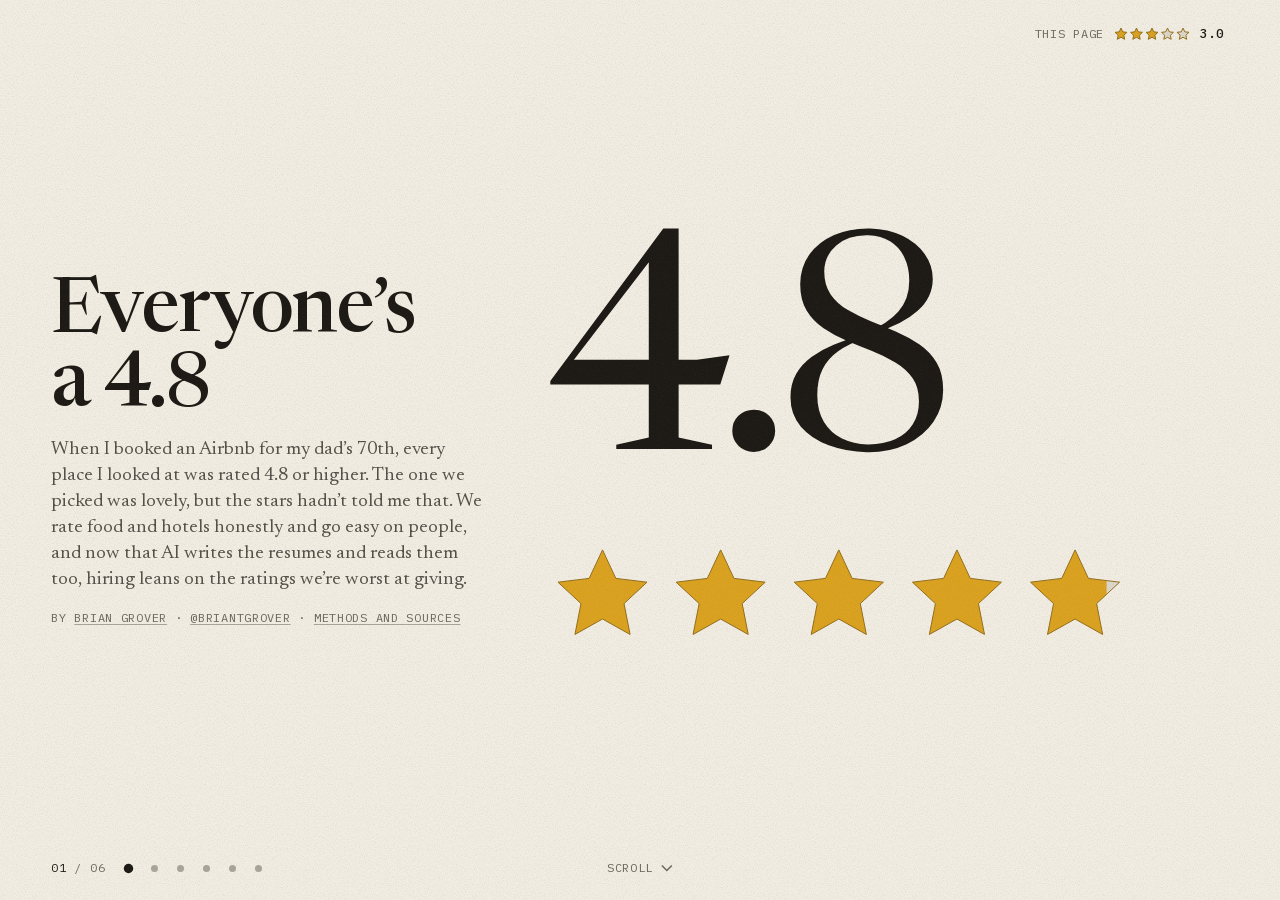
<file: index.html>
<!doctype html>
<html lang="en">
<head>
  <meta charset="utf-8">
  <meta name="viewport" content="width=device-width, initial-scale=1">
  <title>Everyone’s a 4.8</title>
  <meta name="description" content="We rate food and hotels honestly and go easy on people. What that means for hiring, now that AI writes the resumes and reads them too.">
  <link rel="canonical" href="https://briangrover9-hue.github.io/everyones-a-4-8/">
  <meta name="author" content="Brian Grover">
  <meta property="og:type" content="article">
  <meta property="og:title" content="Everyone’s a 4.8">
  <meta property="og:description" content="We rate food and hotels honestly and go easy on people. What that means for hiring, now that AI writes the resumes and reads them too.">
  <meta property="og:url" content="https://briangrover9-hue.github.io/everyones-a-4-8/">
  <meta property="og:image" content="https://briangrover9-hue.github.io/everyones-a-4-8/assets/og.png?v=2">
  <meta property="og:image:width" content="1200">
  <meta property="og:image:height" content="630">
  <meta property="og:image:alt" content="A large 4.8 with five gold stars beside the title Everyone’s a 4.8 and the line: we rate food honestly and people generously, and what that means for hiring.">
  <meta name="twitter:card" content="summary_large_image">
  <meta name="twitter:creator" content="@briantgrover">
  <meta name="twitter:title" content="Everyone’s a 4.8">
  <meta name="twitter:description" content="We rate food and hotels honestly and go easy on people. What that means for hiring, now that AI writes the resumes and reads them too.">
  <meta name="twitter:image" content="https://briangrover9-hue.github.io/everyones-a-4-8/assets/og.png?v=2">
  <meta name="theme-color" content="#f3eee3">
  <link rel="icon" href="assets/star.svg" type="image/svg+xml">
  <link rel="apple-touch-icon" href="assets/apple-touch-icon.png">
  <script>
    // Full-screen scenes need a screen at least 500px tall. The class goes on before the first
    // paint, so the stage never flashes as a long page; js/stage.js keeps it in step after that.
    document.documentElement.classList.add('js');
    if (window.matchMedia('(min-height: 500px)').matches) document.documentElement.classList.add('stage-on');
  </script>
  <script nomodule>document.documentElement.classList.remove('js', 'stage-on');</script>
  <link rel="preload" href="fonts/Newsreader-normal-300-700.woff2" as="font" type="font/woff2" crossorigin>
  <link rel="preload" href="fonts/IBMPlexMono-normal-500.woff2" as="font" type="font/woff2" crossorigin>
  <link rel="stylesheet" href="css/style.css?v=11">
  <link rel="stylesheet" href="css/stage.css?v=11">
  <link rel="stylesheet" href="css/charts.css?v=11">
  <link rel="stylesheet" href="css/lab.css?v=11">
  <script type="module" src="js/stage.js?v=11"></script>
  <script type="module" src="js/charts.js?v=11"></script>
  <script type="module" src="js/lab.js?v=13"></script>
  <link rel="modulepreload" href="js/motion.js">
  <link rel="modulepreload" href="js/stars.js">
  <link rel="modulepreload" href="js/lab-model.js">
  <script>
    // Start the chart data while the page parses; js/charts.js picks these up. A preload
    // would do the same in Chromium and Firefox, but WebKit never matches a fetch preload
    // and downloads the file twice.
    // Each file is read once here and shared, parsed, with the charts and the lab.
    const get = (path) => fetch(path).then((res) => {
      if (!res.ok) throw new Error(`${path} returned HTTP ${res.status}`);
      return res.json();
    });
    window.chartData = { figures: get('data/figures.json'), airbnb: get('data/airbnb.json'), food: get('data/food.json') };
    Object.values(window.chartData).forEach((request) => request.catch(() => {})); // each chart reports its own failure
  </script>
</head>
<body class="page-stage">
  <div class="grain" aria-hidden="true"></div>

  <header class="frame-top">
    <p class="frame-title"><a href="#start" data-go="0">Everyone’s a&nbsp;4.8</a></p>
    <p class="page-rating" id="page-rating">
      <span class="visually-hidden" id="rating-said">This page’s own rating starts at 3.0 and climbs with each scene.</span>
      <span class="page-rating-label label" aria-hidden="true">This page</span>
      <svg class="stars" viewBox="0 0 76 14" aria-hidden="true" focusable="false"><g transform="translate(0 0) scale(0.5833333333333334)"><path class="star-empty" d="M12 1.8l3.05 6.52 7.13.86-5.26 4.9 1.38 7.05L12 17.6l-6.3 3.53 1.38-7.05L1.82 9.18l7.13-.86z"/><clipPath id="hdr-clip-1"><rect data-star="0" width="24.00" height="24"/></clipPath><path class="star-fill" d="M12 1.8l3.05 6.52 7.13.86-5.26 4.9 1.38 7.05L12 17.6l-6.3 3.53 1.38-7.05L1.82 9.18l7.13-.86z" clip-path="url(#hdr-clip-1)"/><path class="star-edge" d="M12 1.8l3.05 6.52 7.13.86-5.26 4.9 1.38 7.05L12 17.6l-6.3 3.53 1.38-7.05L1.82 9.18l7.13-.86z" vector-effect="non-scaling-stroke"/></g><g transform="translate(15.5 0) scale(0.5833333333333334)"><path class="star-empty" d="M12 1.8l3.05 6.52 7.13.86-5.26 4.9 1.38 7.05L12 17.6l-6.3 3.53 1.38-7.05L1.82 9.18l7.13-.86z"/><clipPath id="hdr-clip-2"><rect data-star="1" width="24.00" height="24"/></clipPath><path class="star-fill" d="M12 1.8l3.05 6.52 7.13.86-5.26 4.9 1.38 7.05L12 17.6l-6.3 3.53 1.38-7.05L1.82 9.18l7.13-.86z" clip-path="url(#hdr-clip-2)"/><path class="star-edge" d="M12 1.8l3.05 6.52 7.13.86-5.26 4.9 1.38 7.05L12 17.6l-6.3 3.53 1.38-7.05L1.82 9.18l7.13-.86z" vector-effect="non-scaling-stroke"/></g><g transform="translate(31 0) scale(0.5833333333333334)"><path class="star-empty" d="M12 1.8l3.05 6.52 7.13.86-5.26 4.9 1.38 7.05L12 17.6l-6.3 3.53 1.38-7.05L1.82 9.18l7.13-.86z"/><clipPath id="hdr-clip-3"><rect data-star="2" width="24.00" height="24"/></clipPath><path class="star-fill" d="M12 1.8l3.05 6.52 7.13.86-5.26 4.9 1.38 7.05L12 17.6l-6.3 3.53 1.38-7.05L1.82 9.18l7.13-.86z" clip-path="url(#hdr-clip-3)"/><path class="star-edge" d="M12 1.8l3.05 6.52 7.13.86-5.26 4.9 1.38 7.05L12 17.6l-6.3 3.53 1.38-7.05L1.82 9.18l7.13-.86z" vector-effect="non-scaling-stroke"/></g><g transform="translate(46.5 0) scale(0.5833333333333334)"><path class="star-empty" d="M12 1.8l3.05 6.52 7.13.86-5.26 4.9 1.38 7.05L12 17.6l-6.3 3.53 1.38-7.05L1.82 9.18l7.13-.86z"/><clipPath id="hdr-clip-4"><rect data-star="3" width="0.00" height="24"/></clipPath><path class="star-fill" d="M12 1.8l3.05 6.52 7.13.86-5.26 4.9 1.38 7.05L12 17.6l-6.3 3.53 1.38-7.05L1.82 9.18l7.13-.86z" clip-path="url(#hdr-clip-4)"/><path class="star-edge" d="M12 1.8l3.05 6.52 7.13.86-5.26 4.9 1.38 7.05L12 17.6l-6.3 3.53 1.38-7.05L1.82 9.18l7.13-.86z" vector-effect="non-scaling-stroke"/></g><g transform="translate(62 0) scale(0.5833333333333334)"><path class="star-empty" d="M12 1.8l3.05 6.52 7.13.86-5.26 4.9 1.38 7.05L12 17.6l-6.3 3.53 1.38-7.05L1.82 9.18l7.13-.86z"/><clipPath id="hdr-clip-5"><rect data-star="4" width="0.00" height="24"/></clipPath><path class="star-fill" d="M12 1.8l3.05 6.52 7.13.86-5.26 4.9 1.38 7.05L12 17.6l-6.3 3.53 1.38-7.05L1.82 9.18l7.13-.86z" clip-path="url(#hdr-clip-5)"/><path class="star-edge" d="M12 1.8l3.05 6.52 7.13.86-5.26 4.9 1.38 7.05L12 17.6l-6.3 3.53 1.38-7.05L1.82 9.18l7.13-.86z" vector-effect="non-scaling-stroke"/></g></svg>
      <span class="page-rating-num" aria-hidden="true">3.0</span>
    </p>
  </header>

  <main id="main" class="stage">
    <!-- Scene 1: the opening -->
    <section class="scene scene-open is-current" id="start" data-section="0" aria-labelledby="title">
      <div class="scene-text">
        <h1 class="scene-title scene-title-big" id="title" tabindex="-1" data-words>Everyone’s a 4.8</h1>
        <p class="scene-body" data-rise>When I booked an Airbnb for my dad’s 70th, every place I looked at was rated 4.8 or higher. The one we picked was lovely, but the stars hadn’t told me that. We rate food and hotels honestly and go easy on people, and now that AI writes the resumes and reads them too, hiring leans on the ratings we’re worst at&nbsp;giving.</p>
        <p class="byline label" data-rise>By <a href="https://www.linkedin.com/in/briantgrover">Brian Grover</a> <span aria-hidden="true">·</span> <a href="https://x.com/briantgrover">@briantgrover</a> <span aria-hidden="true">·</span> <a href="methods.html#methods">Methods and sources</a></p>
      </div>
      <div class="scene-visual" data-rise>
        <div class="big-rating" aria-hidden="true">
          <p class="big-rating-num">4.8</p>
          <svg class="big-rating-stars" viewBox="0 0 264 48" role="img" aria-label="4.8 out of 5 stars"><g transform="translate(0 0) scale(2)"><path class="star-empty" d="M12 1.8l3.05 6.52 7.13.86-5.26 4.9 1.38 7.05L12 17.6l-6.3 3.53 1.38-7.05L1.82 9.18l7.13-.86z"/><clipPath id="open-clip-1"><rect data-star="0" width="24.00" height="24"/></clipPath><path class="star-fill" d="M12 1.8l3.05 6.52 7.13.86-5.26 4.9 1.38 7.05L12 17.6l-6.3 3.53 1.38-7.05L1.82 9.18l7.13-.86z" clip-path="url(#open-clip-1)"/><path class="star-edge" d="M12 1.8l3.05 6.52 7.13.86-5.26 4.9 1.38 7.05L12 17.6l-6.3 3.53 1.38-7.05L1.82 9.18l7.13-.86z" vector-effect="non-scaling-stroke"/></g><g transform="translate(54 0) scale(2)"><path class="star-empty" d="M12 1.8l3.05 6.52 7.13.86-5.26 4.9 1.38 7.05L12 17.6l-6.3 3.53 1.38-7.05L1.82 9.18l7.13-.86z"/><clipPath id="open-clip-2"><rect data-star="1" width="24.00" height="24"/></clipPath><path class="star-fill" d="M12 1.8l3.05 6.52 7.13.86-5.26 4.9 1.38 7.05L12 17.6l-6.3 3.53 1.38-7.05L1.82 9.18l7.13-.86z" clip-path="url(#open-clip-2)"/><path class="star-edge" d="M12 1.8l3.05 6.52 7.13.86-5.26 4.9 1.38 7.05L12 17.6l-6.3 3.53 1.38-7.05L1.82 9.18l7.13-.86z" vector-effect="non-scaling-stroke"/></g><g transform="translate(108 0) scale(2)"><path class="star-empty" d="M12 1.8l3.05 6.52 7.13.86-5.26 4.9 1.38 7.05L12 17.6l-6.3 3.53 1.38-7.05L1.82 9.18l7.13-.86z"/><clipPath id="open-clip-3"><rect data-star="2" width="24.00" height="24"/></clipPath><path class="star-fill" d="M12 1.8l3.05 6.52 7.13.86-5.26 4.9 1.38 7.05L12 17.6l-6.3 3.53 1.38-7.05L1.82 9.18l7.13-.86z" clip-path="url(#open-clip-3)"/><path class="star-edge" d="M12 1.8l3.05 6.52 7.13.86-5.26 4.9 1.38 7.05L12 17.6l-6.3 3.53 1.38-7.05L1.82 9.18l7.13-.86z" vector-effect="non-scaling-stroke"/></g><g transform="translate(162 0) scale(2)"><path class="star-empty" d="M12 1.8l3.05 6.52 7.13.86-5.26 4.9 1.38 7.05L12 17.6l-6.3 3.53 1.38-7.05L1.82 9.18l7.13-.86z"/><clipPath id="open-clip-4"><rect data-star="3" width="24.00" height="24"/></clipPath><path class="star-fill" d="M12 1.8l3.05 6.52 7.13.86-5.26 4.9 1.38 7.05L12 17.6l-6.3 3.53 1.38-7.05L1.82 9.18l7.13-.86z" clip-path="url(#open-clip-4)"/><path class="star-edge" d="M12 1.8l3.05 6.52 7.13.86-5.26 4.9 1.38 7.05L12 17.6l-6.3 3.53 1.38-7.05L1.82 9.18l7.13-.86z" vector-effect="non-scaling-stroke"/></g><g transform="translate(216 0) scale(2)"><path class="star-empty" d="M12 1.8l3.05 6.52 7.13.86-5.26 4.9 1.38 7.05L12 17.6l-6.3 3.53 1.38-7.05L1.82 9.18l7.13-.86z"/><clipPath id="open-clip-5"><rect data-star="4" width="19.20" height="24"/></clipPath><path class="star-fill" d="M12 1.8l3.05 6.52 7.13.86-5.26 4.9 1.38 7.05L12 17.6l-6.3 3.53 1.38-7.05L1.82 9.18l7.13-.86z" clip-path="url(#open-clip-5)"/><path class="star-edge" d="M12 1.8l3.05 6.52 7.13.86-5.26 4.9 1.38 7.05L12 17.6l-6.3 3.53 1.38-7.05L1.82 9.18l7.13-.86z" vector-effect="non-scaling-stroke"/></g></svg>
        </div>
      </div>
    </section>

    <!-- Scene 2: the guess -->
    <section class="scene" id="guess" data-section="1" aria-labelledby="h-guess">
      <div class="scene-text">
        <h2 class="scene-title" id="h-guess" tabindex="-1" data-words>Booking an Airbnb? Guess the typical rating.</h2>
        <p class="scene-body line" id="guess-body" data-rise>Think of a place with at least 10 reviews, rated out of 5, and drag the star to your&nbsp;guess.</p>
        <p class="guess-quote" id="guess-quote" hidden>Airbnb’s own explanation: ratings “skew high partly because we remove listings that fall short of guest expectations.” <a href="https://x.com/AirbnbHelp/status/2107232363365503300">Airbnb&nbsp;Help on X, October&nbsp;2026</a></p>
      </div>
      <div class="scene-visual" data-rise>
        <figure class="guess" id="fig-guess" aria-labelledby="h-guess" aria-describedby="guess-cap">
          <div id="guess-root" class="guess-root">
            <p class="fallback">The typical Airbnb listing in San Francisco and New York with at least 10 reviews is rated 4.84 out of 5. Half of these places are rated 4.84 or higher, and fewer than 1 in 100 falls below 4.</p>
          </div>
          <figcaption class="label guess-cap" id="guess-cap">Places with 10+ reviews, San Francisco and New York, June&nbsp;2026 <span aria-hidden="true">·</span> <a href="https://insideairbnb.com/get-the-data/">Inside&nbsp;Airbnb</a> <span aria-hidden="true">·</span> <a href="https://github.com/briangrover9-hue/everyones-a-4-8/blob/main/research/airbnb_measure.py">Our&nbsp;code</a> <span aria-hidden="true">·</span> <a href="methods.html#m-food">Food:&nbsp;2025 store&nbsp;reviews</a></figcaption>
        </figure>
      </div>
    </section>

    <!-- Scene 3: we go easy on people -->
    <section class="scene" id="everywhere" data-section="2" aria-labelledby="h-drift">
      <div class="scene-text">
        <h2 class="scene-title" id="h-drift" tabindex="-1" data-words>We go easy on people</h2>
        <p class="scene-body" data-rise>Grades, sellers, hosts: when a person is on the other end, the scores crowd the top. When it’s a thing, like a hotel room or a jar of salsa, people say what they think, and 1 in 5 Yelp ratings in 2023 was one&nbsp;star.</p>
        <p class="label drift-key scene-links" data-rise><span class="drift-key-text">Each grid is 100 stars. Gold is the share at the top: A’s, positive feedback, or 4.5 stars and&nbsp;up. </span><a href="methods.html#m-drift">All sources</a> <span aria-hidden="true">·</span> <button type="button" class="text-button why-button" aria-controls="why-drift" aria-expanded="false">Why?</button></p>
      </div>
      <aside class="why-card" id="why-drift" aria-labelledby="why-drift-title" tabindex="-1">
        <div class="why-card-head"><p class="label why-card-title" id="why-drift-title">Why ratings drift</p><button type="button" class="text-button label" data-why-close>Close</button></div>
        <p>Praise is free: an endorsement takes <a href="https://web.archive.org/web/20120926031752/http://blog.linkedin.com:80/2012/09/24/introducing-endorsements-give-kudos-with-just-one-click/">one click</a>. People see what you said, so a low score invites one back; when Airbnb hid reviews until both sides had written one, the link between guest and host ratings <a href="https://andreyfradkin.com/assets/reviews_paper.pdf">fell by about half</a>. Unhappy people stay quiet: on eBay, fewer than 1 in 100 comments was negative, though one estimate puts unhappy buyers at <a href="https://www.cs.princeton.edu/courses/archive/spr08/cos444/papers/dellarocas_wood06.pdf">about 1 in&nbsp;5</a>. And people go easier on people: hotels, which can’t rate guests back, drift far less, and the <a href="https://internet.psych.wisc.edu/wp-content/uploads/532-Master/532-UnitPages/Unit-10/Zervas_2015.pdf">researchers suggest</a> people rate “other individuals differently or more tactfully, than they rate&nbsp;firms.”</p>
      </aside>
      <div class="scene-visual" data-rise>
        <div id="drift-root" class="drift" aria-label="How much of each scale sits at the top">
          <ul class="fallback">
            <li>Harvard grades that are A’s: 24 percent in 2005, 60.2 percent in 2025.</li>
            <li>eBay feedback that is positive, for the average seller: 99.3 percent.</li>
            <li>LinkedIn endorsements and GitHub stars can only say yes: 100 percent.</li>
            <li>Airbnb listings rated 4.5 or higher in 2015: 94 percent. TripAdvisor hotels: 26 percent.</li>
          </ul>
        </div>
      </div>
    </section>

    <!-- Scenes 4 and 5 share the lab: 4 plays the worst rules, 5 flips one switch. -->
    <section class="scene scene-lab" id="lab" data-section="3" data-beat="lab" aria-label="The lab">
      <div class="scene-text">
        <div class="beat" data-beat="lab">
          <h2 class="scene-title" id="h-lab" tabindex="-1" data-words>Likes miss half the best people. Real work and trusted references find&nbsp;them.</h2>
          <p class="scene-body" id="lab-body" data-rise>The same 80 pretend coworkers, rated two ways, and we know who is truly best. On top, they rate each other with one-click likes. Below, every rating has to point at real work, and counts more from people whose past picks turned out&nbsp;right.</p>
          <p class="label scene-links" data-rise><button type="button" class="text-button why-button" aria-controls="why-lab" aria-expanded="false">Why?</button></p>
          <p class="lab-verdict line" id="lab-verdict" aria-hidden="true"></p>
        </div>
        <div class="beat" data-beat="compare" id="compare">
          <h2 class="scene-title" id="h-compare" tabindex="-1" data-words>Which rules find the best people?</h2>
          <p class="scene-body" id="compare-note" data-rise>Shortlist the top 10 of these 80 people. How many of the 10 truly best make it? Each bar is the average across 12 simulated companies. Tap one to run&nbsp;it.</p>
          <div class="rules" id="rules" data-rise aria-labelledby="rules-title">
            <p class="fallback">This chart needs JavaScript. In our simulation, of the 10 most skilled people, the top 10 by score finds about 8 with real work and trusted references, about 6 when praise is tied to real work, about 5 with written reviews, hidden reviews or saying how you know someone, about 5 with one-click likes, and about 2 with LinkedIn-style endorsements. Guessing finds about 1. These are simulated, not measured.</p>
          </div>
          <p class="beat-links label scene-links" data-rise>
            <button type="button" class="text-button" id="rules-open" aria-controls="lab-panel" aria-expanded="false">Try other rules</button>
          </p>
        </div>
      </div>
      <aside class="why-card" id="why-lab" aria-labelledby="why-lab-title" tabindex="-1">
        <div class="why-card-head"><p class="label why-card-title" id="why-lab-title">How the lab works</p><button type="button" class="text-button label" data-why-close>Close</button></div>
        <p>It’s a simulation written for this page: 80 coworkers, each with a hidden skill level, rate each other for 30 rounds. Half the ratings go to people they worked with and half to whoever a feed shows, and the feed favors whoever has the most. Each one-tap rating is judged against the current average, plus a little, so with nothing fixed to judge against, the scores climb.</p>
        <p>A rating that points at real work can be checked against the work, so it says more about skill than about who is well known. Hiring research finds the same thing: a work sample, where a candidate does a piece of the real job, predicts job performance better than years of experience do (<a href="https://doi.org/10.1037/apl0000994">Sackett and colleagues, 2022</a>). In the lab, how firmly real work anchors a rating is our assumption, and “Try other rules” lets you change&nbsp;it.</p>
        <p class="label why-card-src">Every rule and number: <a href="methods.html#m-lab">methods</a> <span aria-hidden="true">·</span> <a href="https://github.com/briangrover9-hue/everyones-a-4-8/blob/main/js/lab-model.js">the&nbsp;code</a></p>
      </aside>
      <div class="scene-visual" data-rise>
        <div id="lab-root" class="lab" data-seed="374">
          <div class="lab-how" id="lab-how">
            <p class="label lab-how-title">How this works</p>
            <div class="lab-how-body" id="lab-how-body">
              <ol class="lab-how-steps">
                <li><svg class="lab-how-icon" viewBox="0 0 32 20" aria-hidden="true" focusable="false"><circle class="is-hollow" cx="5" cy="5.5" r="3.2"/><circle class="is-filled" cx="16" cy="5.5" r="3.2"/><circle class="is-hollow" cx="27" cy="5.5" r="3.2"/><circle class="is-hollow" cx="10.5" cy="14.5" r="3.2"/><circle class="is-filled" cx="21.5" cy="14.5" r="3.2"/></svg><span>80 pretend coworkers. Each one is secretly good or not so good at their job.</span></li>
                <li><svg class="lab-how-icon" viewBox="0 0 32 20" aria-hidden="true" focusable="false"><circle class="is-hollow" cx="4.5" cy="10" r="3.2"/><circle class="is-hollow" cx="27.5" cy="10" r="3.2"/><path class="is-star" d="M12 1.8l3.05 6.52 7.13.86-5.26 4.9 1.38 7.05L12 17.6l-6.3 3.53 1.38-7.05L1.82 9.18l7.13-.86z" transform="translate(9 3) scale(.5833)"/></svg><span>Every round, they rate each other. Some ratings are honest, some are just being nice.</span></li>
                <li><svg class="lab-how-icon" viewBox="0 0 32 20" aria-hidden="true" focusable="false"><circle class="is-filled" cx="5.5" cy="10" r="3.2"/><path class="is-line" d="M11 8.4h5.5M11 11.6h5.5"/><path class="is-star is-hit" d="M12 1.8l3.05 6.52 7.13.86-5.26 4.9 1.38 7.05L12 17.6l-6.3 3.53 1.38-7.05L1.82 9.18l7.13-.86z" transform="translate(19.5 3) scale(.5833)"/></svg><span>We check: do the highest-rated people turn out to be the best ones? Black dots are the best. Gold stars are the highest rated.</span></li>
              </ol>
            </div>
          </div>
          <p class="fallback">This lab needs JavaScript. In the simulation, with one-click ratings that everyone can see, the scores drift up toward 5, and the top 10 by score holds only about half of the 10 most skilled people. When every rating points at real work, the scores stay spread out, and the top 10 holds most of them.</p>
        </div>
      </div>
    </section>

    <!-- Scene 6: what this means for hiring -->
    <section class="scene scene-close" id="hiring" data-section="4" aria-labelledby="h-hiring">
      <div class="scene-text">
        <h2 class="scene-title" id="h-hiring" tabindex="-1" data-words>What this means for hiring</h2>
        <p class="scene-body" data-rise>Shortlist those 80 people by likes and about half the best make the cut. With real work and trusted references, about 8 in 10 do. Real data points the same way: on one freelance site, 28% of employers who privately said they’d never rehire a worker still gave 4 stars or more in&nbsp;public.</p>
        <p class="scene-body" data-rise>AI now writes the resume and reads it. So ask for a piece of real work, ask references about specific work they saw, and trust people whose past recommendations held&nbsp;up.</p>
        <p class="scene-body scene-coda" data-rise>I made this after that Airbnb search. How are you judging people when everyone looks like a&nbsp;4.8?</p>
        <p class="label scene-links" data-rise><button type="button" class="text-button why-button" aria-controls="why-hiring" aria-expanded="false">Why?</button></p>
        <p class="byline label" data-rise>By <a href="https://www.linkedin.com/in/briantgrover">Brian Grover</a> <span aria-hidden="true">·</span> <a href="https://x.com/briantgrover">@briantgrover</a> <span aria-hidden="true">·</span> <a href="methods.html#methods">Methods and sources</a></p>
      </div>
      <aside class="why-card" id="why-hiring" aria-labelledby="why-hiring-title" tabindex="-1">
        <div class="why-card-head"><p class="label why-card-title" id="why-hiring-title">What the research says</p><button type="button" class="text-button label" data-why-close>Close</button></div>
        <p>On a large freelance marketplace, 28.4% of employers who privately said they would definitely not hire a worker again gave that worker 4 or more stars in public, and the reverse almost never happened (<a href="https://www.nber.org/papers/w25857">Filippas, Horton and Golden</a>). A work sample, where a candidate does a piece of the real job, predicts job performance better than years of experience do (<a href="https://doi.org/10.1037/apl0000994">Sackett and colleagues, 2022</a>). Reviews written before either side sees the other’s cut the link between the two sides’ ratings <a href="https://andreyfradkin.com/assets/reviews_paper.pdf">by about half</a>. Signals that cost something keep their meaning: when people could send only a few, each one counted for <a href="https://web.stanford.edu/~niederle/Lee.Niederle.Rose.ExpEcon.2015.pdf">more</a>. Every source is in the <a href="methods.html#m-why">notes</a>.</p>
      </aside>
      <div class="scene-visual" data-rise>
        <div class="big-rating">
          <p class="big-rating-num" aria-hidden="true">5.0</p>
          <svg class="big-rating-stars" viewBox="0 0 264 48" role="img" aria-label="5.0 out of 5 stars"><g transform="translate(0 0) scale(2)"><path class="star-empty" d="M12 1.8l3.05 6.52 7.13.86-5.26 4.9 1.38 7.05L12 17.6l-6.3 3.53 1.38-7.05L1.82 9.18l7.13-.86z"/><clipPath id="close-clip-1"><rect data-star="0" width="24.00" height="24"/></clipPath><path class="star-fill" d="M12 1.8l3.05 6.52 7.13.86-5.26 4.9 1.38 7.05L12 17.6l-6.3 3.53 1.38-7.05L1.82 9.18l7.13-.86z" clip-path="url(#close-clip-1)"/><path class="star-edge" d="M12 1.8l3.05 6.52 7.13.86-5.26 4.9 1.38 7.05L12 17.6l-6.3 3.53 1.38-7.05L1.82 9.18l7.13-.86z" vector-effect="non-scaling-stroke"/></g><g transform="translate(54 0) scale(2)"><path class="star-empty" d="M12 1.8l3.05 6.52 7.13.86-5.26 4.9 1.38 7.05L12 17.6l-6.3 3.53 1.38-7.05L1.82 9.18l7.13-.86z"/><clipPath id="close-clip-2"><rect data-star="1" width="24.00" height="24"/></clipPath><path class="star-fill" d="M12 1.8l3.05 6.52 7.13.86-5.26 4.9 1.38 7.05L12 17.6l-6.3 3.53 1.38-7.05L1.82 9.18l7.13-.86z" clip-path="url(#close-clip-2)"/><path class="star-edge" d="M12 1.8l3.05 6.52 7.13.86-5.26 4.9 1.38 7.05L12 17.6l-6.3 3.53 1.38-7.05L1.82 9.18l7.13-.86z" vector-effect="non-scaling-stroke"/></g><g transform="translate(108 0) scale(2)"><path class="star-empty" d="M12 1.8l3.05 6.52 7.13.86-5.26 4.9 1.38 7.05L12 17.6l-6.3 3.53 1.38-7.05L1.82 9.18l7.13-.86z"/><clipPath id="close-clip-3"><rect data-star="2" width="24.00" height="24"/></clipPath><path class="star-fill" d="M12 1.8l3.05 6.52 7.13.86-5.26 4.9 1.38 7.05L12 17.6l-6.3 3.53 1.38-7.05L1.82 9.18l7.13-.86z" clip-path="url(#close-clip-3)"/><path class="star-edge" d="M12 1.8l3.05 6.52 7.13.86-5.26 4.9 1.38 7.05L12 17.6l-6.3 3.53 1.38-7.05L1.82 9.18l7.13-.86z" vector-effect="non-scaling-stroke"/></g><g transform="translate(162 0) scale(2)"><path class="star-empty" d="M12 1.8l3.05 6.52 7.13.86-5.26 4.9 1.38 7.05L12 17.6l-6.3 3.53 1.38-7.05L1.82 9.18l7.13-.86z"/><clipPath id="close-clip-4"><rect data-star="3" width="24.00" height="24"/></clipPath><path class="star-fill" d="M12 1.8l3.05 6.52 7.13.86-5.26 4.9 1.38 7.05L12 17.6l-6.3 3.53 1.38-7.05L1.82 9.18l7.13-.86z" clip-path="url(#close-clip-4)"/><path class="star-edge" d="M12 1.8l3.05 6.52 7.13.86-5.26 4.9 1.38 7.05L12 17.6l-6.3 3.53 1.38-7.05L1.82 9.18l7.13-.86z" vector-effect="non-scaling-stroke"/></g><g transform="translate(216 0) scale(2)"><path class="star-empty" d="M12 1.8l3.05 6.52 7.13.86-5.26 4.9 1.38 7.05L12 17.6l-6.3 3.53 1.38-7.05L1.82 9.18l7.13-.86z"/><clipPath id="close-clip-5"><rect data-star="4" width="24.00" height="24"/></clipPath><path class="star-fill" d="M12 1.8l3.05 6.52 7.13.86-5.26 4.9 1.38 7.05L12 17.6l-6.3 3.53 1.38-7.05L1.82 9.18l7.13-.86z" clip-path="url(#close-clip-5)"/><path class="star-edge" d="M12 1.8l3.05 6.52 7.13.86-5.26 4.9 1.38 7.05L12 17.6l-6.3 3.53 1.38-7.05L1.82 9.18l7.13-.86z" vector-effect="non-scaling-stroke"/></g></svg>
          <p class="big-rating-cap label">You read to the end. This page is now a 5.0, like everything else.</p>
        </div>
      </div>
    </section>
  </main>

  <aside class="lab-panel" id="lab-panel" aria-labelledby="lab-panel-title" hidden></aside>

  <nav class="frame-bottom" aria-label="Scenes">
    <p class="frame-count label" aria-hidden="true"><span class="frame-now">01</span> / 06</p>
    <ol class="frame-dots" role="list">
      <li><button type="button" data-go="0" aria-label="Scene 1 of 6: Everyone’s a 4.8" aria-current="step"></button></li>
      <li><button type="button" data-go="1" aria-label="Scene 2 of 6: the Airbnb guess"></button></li>
      <li><button type="button" data-go="2" aria-label="Scene 3 of 6: we go easy on people"></button></li>
      <li><button type="button" data-go="3" aria-label="Scene 4 of 6: likes against real work and trusted references"></button></li>
      <li><button type="button" data-go="4" aria-label="Scene 5 of 6: which rules find the best people"></button></li>
      <li><button type="button" data-go="5" aria-label="Scene 6 of 6: what this means for hiring"></button></li>
    </ol>
    <button type="button" class="frame-cue label" data-go="1" aria-label="Next scene"><span class="cue-word">Scroll</span><svg viewBox="0 0 12 8" aria-hidden="true" focusable="false"><path d="M1 1.5l5 5 5-5"/></svg></button>
  </nav>
</body>
</html>
</file>
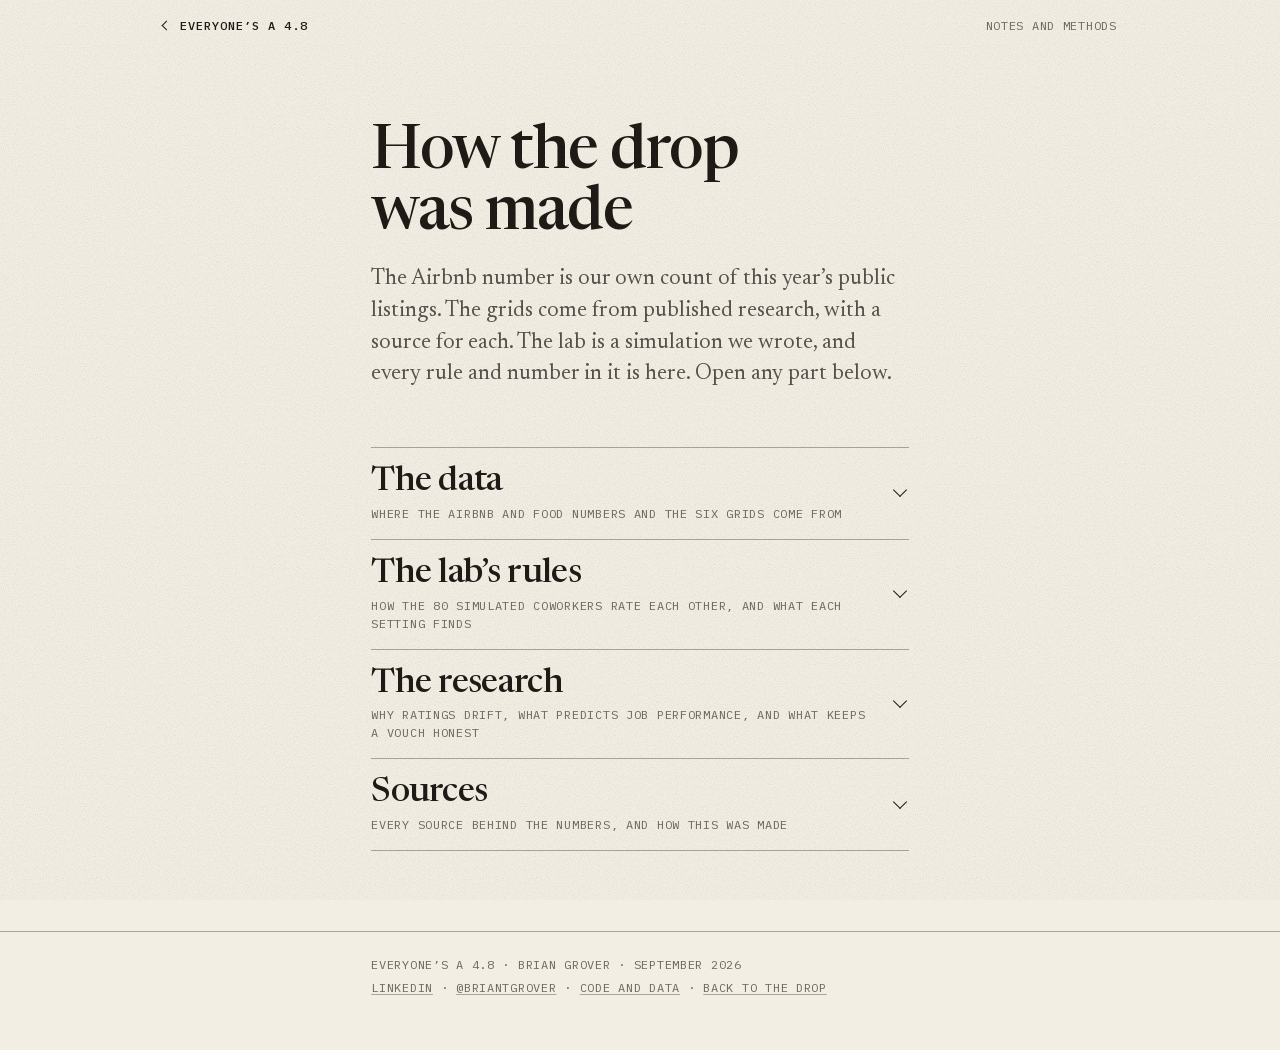
<file: methods.html>
<!doctype html>
<html lang="en">
<head>
  <meta charset="utf-8">
  <meta name="viewport" content="width=device-width, initial-scale=1">
  <title>Notes and methods · Everyone’s a 4.8</title>
  <meta name="description" content="The notes behind Everyone’s a 4.8: what it means for hiring, why ratings drift, the research, and the source of every number.">
  <link rel="canonical" href="https://briangrover9-hue.github.io/everyones-a-4-8/methods.html">
  <meta name="author" content="Brian Grover">
  <meta property="og:type" content="article">
  <meta property="og:title" content="Notes and methods · Everyone’s a 4.8">
  <meta property="og:description" content="What it means for hiring, why ratings drift, the research, and the source of every number.">
  <meta property="og:url" content="https://briangrover9-hue.github.io/everyones-a-4-8/methods.html">
  <meta property="og:image" content="https://briangrover9-hue.github.io/everyones-a-4-8/assets/og.png?v=2">
  <meta property="og:image:width" content="1200">
  <meta property="og:image:height" content="630">
  <meta property="og:image:alt" content="A large 4.8 with five gold stars beside the title Everyone’s a 4.8 and the line: we rate food honestly and people generously, and what that means for hiring.">
  <meta name="twitter:card" content="summary_large_image">
  <meta name="twitter:creator" content="@briantgrover">
  <meta name="theme-color" content="#f3eee3">
  <link rel="icon" href="assets/star.svg" type="image/svg+xml">
  <link rel="apple-touch-icon" href="assets/apple-touch-icon.png">
  <link rel="preload" href="fonts/Newsreader-normal-300-700.woff2" as="font" type="font/woff2" crossorigin>
  <link rel="stylesheet" href="css/style.css?v=9">
  <link rel="stylesheet" href="css/charts.css?v=9">
  <link rel="stylesheet" href="css/methods.css?v=9">
  <script type="module" src="js/charts.js?v=9"></script>
  <script type="module" src="js/methods.js?v=9"></script>
  <link rel="modulepreload" href="js/motion.js">
  <link rel="modulepreload" href="js/stars.js">
  <script>
    // Start the chart data while the page parses; js/charts.js picks it up (see index.html).
    window.chartData = {
      figures: fetch('data/figures.json').then((res) => {
        if (!res.ok) throw new Error(`data/figures.json returned HTTP ${res.status}`);
        return res.json();
      }),
    };
    window.chartData.figures.catch(() => {}); // charts.js reports failures
  </script>
</head>
<body class="page-notes">
  <div class="grain" aria-hidden="true"></div>

  <header class="site-header">
    <div class="bar">
      <a class="site-back label" href="index.html">Everyone’s a&nbsp;4.8</a>
      <p class="label site-where">Notes and methods</p>
    </div>
  </header>

  <main id="main">
    <section class="notes-hero wrap" id="methods" aria-labelledby="title">
      <h1 id="title">How the drop was made</h1>
      <p class="notes-lede">The Airbnb number is our own count of this year’s public listings. The grids come from published research, with a source for each. The lab is a simulation we wrote, and every rule and number in it is here. Open any part below.</p>
    </section>

    <div class="wrap folds">
      <details class="fold" id="data">
        <summary><span class="fold-title">The data</span><span class="fold-sum label">Where the Airbnb and food numbers and the six grids come from</span></summary>
        <div class="fold-body">
  <h3 id="m-airbnb">The Airbnb numbers</h3>
          <p><a href="https://insideairbnb.com/">Inside Airbnb</a> publishes snapshots of public Airbnb listings under a <a href="https://creativecommons.org/licenses/by/4.0/">Creative Commons Attribution 4.0</a> license. We used the detailed listings files for <a href="https://data.insideairbnb.com/united-states/ca/san-francisco/2026-06-14/data/listings.csv.gz">San Francisco</a> and <a href="https://data.insideairbnb.com/united-states/ny/new-york-city/2026-06-14/data/listings.csv.gz">New York City</a>, both compiled on 14 June 2026, and kept listings with a guest rating and at least 10 reviews: 3,592 in San Francisco and 12,102 in New York. The rating is the overall score Airbnb shows on each listing. Their median is 4.84 and their mean 4.79, which gives the title its number. On the page, “typical” means that median: half of the listings are rated 4.84 or higher. Of these 15,694 listings, 92.3 percent sit at 4.5 or above, 60.6 percent at 4.8 or above, and 0.3 percent below 4.0, which the page rounds to fewer than 1 in 100. In San Francisco, anything under 4.7 lands in the bottom 15 percent.</p>
          <p>Counting every rated listing (27,448), the median is 4.88 and 62.8 percent sit at 4.8 or above. We use the 10-review cut because a single five-star review can give a new listing a perfect score. Inside Airbnb no longer serves its older snapshots, so we make no claim about how these ratings changed over time. The script that computes every Airbnb number here is <a href="https://github.com/briangrover9-hue/everyones-a-4-8/blob/main/research/airbnb_measure.py">research/airbnb_measure.py</a>.</p>

  <h3 id="m-drift">The drift grids</h3>
          <div class="table-scroll">
            <table>
              <thead><tr><th scope="col">System</th><th scope="col">Top of the scale</th><th scope="col">Share</th><th scope="col">Source</th></tr></thead>
              <tbody>
                <tr><td>US college grades</td><td>Letter grades that are A’s</td><td>15% in 1960, 43% by the late 2000s</td><td><a href="https://www.gradeinflation.com/tcr2012grading.pdf">Rojstaczer and Healy (2012)</a></td></tr>
                <tr><td>Harvard College</td><td>Grades that are A’s</td><td>24% in 2005, 60.2% in 2025</td><td><a href="https://oue.fas.harvard.edu/faculty-resources/report-on-grading/">Harvard Office of Undergraduate Education (2025)</a></td></tr>
                <tr><td>An online labor market</td><td>Workers rated 5 stars</td><td>33%, then 85% six years later</td><td><a href="https://www.nber.org/system/files/working_papers/w25857/w25857.pdf">Filippas, Horton and Golden (2022)</a></td></tr>
                <tr><td>eBay sellers, 2011 to 2014</td><td>Feedback that is positive</td><td>99.3% for the average seller; median 100%</td><td><a href="https://www.nber.org/system/files/working_papers/w20830/w20830.pdf">Nosko and Tadelis (2015)</a></td></tr>
                <tr><td>Airbnb, 2015</td><td>Listings rated 4.5 or higher</td><td>94%</td><td><a href="https://internet.psych.wisc.edu/wp-content/uploads/532-Master/532-UnitPages/Unit-10/Zervas_2015.pdf">Zervas, Proserpio and Byers</a></td></tr>
                <tr><td>TripAdvisor hotels, 2015</td><td>Hotels rated 4.5 or higher</td><td>26%</td><td>Same</td></tr>
                <tr><td>Airbnb, San Francisco and New York, 2026</td><td>Listings with 10+ reviews rated 4.5 or higher</td><td>92.3%</td><td><a href="#m-airbnb">Our count of Inside Airbnb’s listings</a></td></tr>
                <tr><td>Packaged food, 2025</td><td>Products with 10+ reviews averaging 4.5 or higher</td><td>33.1%</td><td><a href="#m-food">Our count of 2025 store reviews</a></td></tr>
                <tr><td>Beauty products, 2025</td><td>Products with 10+ reviews averaging 4.5 or higher</td><td>27.4%</td><td><a href="#m-food">Same</a></td></tr>
                <tr><td>LinkedIn endorsements</td><td>There is no negative endorsement</td><td>100%; a billion given in under six months</td><td><a href="https://web.archive.org/web/20120926031752/http://blog.linkedin.com:80/2012/09/24/introducing-endorsements-give-kudos-with-just-one-click/">LinkedIn’s 2012 launch post</a></td></tr>
                <tr><td>GitHub stars</td><td>There is no negative star</td><td>100%; 6.0 million suspected fakes, July 2019 to December 2024</td><td><a href="https://cmustrudel.github.io/papers/icse2026fakestars.pdf">He et al. (ICSE 2026)</a></td></tr>
              </tbody>
            </table>
          </div>
          <p>The page draws six of these in two rows. Rating people: Harvard, eBay and Airbnb in 2026. Rating things: TripAdvisor hotels, packaged food and beauty products. Hotels are from 2015, the most recent like-for-like count we found; the same study put Airbnb at 94 percent then. The rest are here for the record. LinkedIn reported in <a href="https://web.archive.org/web/20130308140056/http://blog.linkedin.com:80/2013/03/06/1-billion-endorsements-given-on-linkedin-infographic/">March 2013</a> that a billion endorsements had been given, less than six months after launch. Grids round to the nearest whole star. The labor-market paper reports the rise in five-star ratings over six years without naming the years; its average rating runs from 3.74 in early 2007 to 4.85 in May 2016. On GitHub, researchers also found that 16.66 percent of repositories that gained at least 50 stars in July 2024 had run a fake-star campaign. Zervas and colleagues note TripAdvisor does not let hotels rate guests back and suggest people rate “other individuals differently or more tactfully, than they rate firms.”</p>
        </div>
      </details>
      <details class="fold" id="lab">
        <summary><span class="fold-title">The lab’s rules</span><span class="fold-sum label">How the 80 simulated coworkers rate each other, and what each setting finds</span></summary>
        <div class="fold-body">
  <h3 id="m-lab">How the lab works</h3>
          <p>The lab is a simulation, written for this page, of how scores evolve under simple rules. It does not use real people or real data. Its code is in <a href="https://github.com/briangrover9-hue/everyones-a-4-8/blob/main/js/lab-model.js">js/lab-model.js</a>.</p>
          <div id="lab-rules">
            <ul>
              <li><strong>People.</strong> 80 coworkers in ten teams of eight. Each has a hidden skill drawn from a bell curve and a visibility (how much of a presence they have) that is only loosely related to skill, a correlation of 0.2. Each person also picks two people at random on other teams as people they have worked with, rarely the same one twice, and those links go both ways.</li>
              <li><strong>Rounds.</strong> Each of 30 rounds, every person gives three one-tap vouches, or one written vouch, or one vouch tied to a piece of work. Each vouch is as likely to go to someone they worked with as to whoever the feed shows them. No one vouches for the same person twice in a round, and everyone gives a round’s vouches before anyone sees them.</li>
              <li><strong>Judgment.</strong> Coworkers judge your skill with some noise. People who never worked with you judge you 35 percent on skill and 65 percent on visibility, with more noise. Writing a vouch cuts either kind of noise by a fifth. A vouch tied to work is judged from the work, which shows skill with less noise, even to strangers.</li>
              <li><strong>Stars.</strong> Raters judge people partly against the current average rating and add a little on top, because a below-average rating feels like a penalty; with no fixed standard, that extra compounds every round. Against the fixed standard, an average person earns 3.2 stars, plus one star for each standard deviation of skill the rater sees. A one-tap rating is judged entirely against the average, a written vouch 30 percent against the fixed standard and a vouch tied to work 75 percent, the slider under “A vouch is.” Ratings round to whole stars from 1 to 5. Twelve percent of one-tap ratings and four percent of written ones are reflexive fives. A score is the average of the last 12 vouches a person received.</li>
              <li><strong>A named yes.</strong> There is no way to say no, only silence. A giver says yes when someone seems at least average (one tap) or at least half a standard deviation above it (written or tied to work), and a quarter of one-tap judgments, and 3 percent of written ones, are a yes given without judging. A person’s standing is the number of yeses they have received, weighted as the rules on how they know you and on the feed describe.</li>
              <li><strong>Visible or blind.</strong> A visible star rating is pulled 40 percent toward what the other person last gave the rater, and shades up more (0.12 stars) than a blind one (0.05). A visible yes makes a yes back easier: when the other person last said yes to the giver, the giver’s bar drops by half a standard deviation.</li>
              <li><strong>How they know you.</strong> When a vouch says how the giver knows you, a vouch from someone who never worked with you counts a quarter as much.</li>
              <li><strong>Feed.</strong> A feed ranked by count shows people more often the more vouches they have. A feed ranked by who vouched weights each vouch by the giver’s track record, meaning how the people they vouched for (with a yes, or four or five stars) have turned out, which the model reveals a little each round with noise; that weighting sets the scores too, and a record built on few vouches counts for less. The track record is our stand-in for how a trusted reference would be weighed. In either ranked feed, a person’s place in it sways how others judge them, by the same amount for every kind of vouch. A plain feed ranks no one.</li>
              <li><strong>Measures.</strong> “At 4.8 or above” counts people whose score is at least 4.8. “Top 10 by score” counts how many of the 10 highest scores or standings belong to the 10 most skilled people; chance alone gives about one. Ties are broken at random, once per run, and people with no vouches rank last. The lab shows one simulated company, world 374, picked from 600. Its first run keeps every result the text describes (the worst setting finds about half, tying ratings to work finds the most of any single switch, and on the yes scale a track record beats a raw count), and each of the seven sets of rules in scene 5 finds within one of its average there. On its first run the worst setting finds 5 of the 10 most skilled and tying ratings to work finds 7; the table below gives the averages, which are what scene 5’s bars show.</li>
              <li><strong>The chart.</strong> On the stars scale the dots sit by score, from 1 to 5. On the yes scale they sit by standing, on an axis that ends at a round number at or above the 95th percentile of standings, so the few people far ahead wait at its end, marked “+”, instead of squeezing everyone else toward 0. Weighted yeses compound, so their axis is spaced by square root: its evenly spaced ticks read 0, 1, 4, 9 and 16 sixteenths of the end. People with no vouches, or no yes, sit in their own lane at the left.</li>
            </ul>
          </div>
          <div class="table-scroll">
          <table class="lab-results">
            <caption>What each setting finds, averaged over a dozen simulated companies</caption>
            <thead><tr><th scope="col">Setting</th><th scope="col">Of the 10 most skilled, how many the top 10 finds</th><th scope="col">Average score, round 1 to 30, or share of yeses</th><th scope="col">People with no vouch or no yes</th></tr></thead>
            <tbody>
              <tr><th scope="row">Worst: stars, one tap, seen right away, not said, feed by count</th><td>4.50</td><td>3.5 to 4.4</td><td>0</td></tr>
              <tr><th scope="row">Tied to work, the rest as worst</th><td>6.08</td><td>3.2 to 3.3</td><td>0</td></tr>
              <tr><th scope="row">Written, the rest as worst</th><td>4.75</td><td>3.3 to 3.7</td><td>0</td></tr>
              <tr><th scope="row">After both write, the rest as worst</th><td>4.83</td><td>3.4 to 4.2</td><td>0</td></tr>
              <tr><th scope="row">Says how they know you, the rest as worst</th><td>4.75</td><td>3.5 to 4.5</td><td>0</td></tr>
              <tr><th scope="row">Feed ranks nothing, the rest as worst</th><td>5.25</td><td>3.5 to 4.4</td><td>0</td></tr>
              <tr><th scope="row">Feed ranks by who vouched, the rest as worst</th><td>4.67</td><td>3.5 to 4.4</td><td>0</td></tr>
              <tr><th scope="row">Tied to work, after both write, said, feed ranks nothing</th><td>8.42</td><td>3.2 to 3.2</td><td>0</td></tr>
              <tr><th scope="row">Real work + trusted references: tied to work, after both write, said, feed by who vouched</th><td>8.33</td><td>3.2 to 3.3</td><td>0</td></tr>
              <tr><th scope="row">LinkedIn-style endorsements: named yes, one tap, right away, not said, feed by count</th><td>2.42</td><td>78% yes</td><td>0</td></tr>
              <tr><th scope="row">Named yes: written, right away, said, feed by who vouched</th><td>5.92</td><td>64% yes</td><td>20.2</td></tr>
              <tr><th scope="row">Named yes, feed by count</th><td>3.75</td><td>64% yes</td><td>21.4</td></tr>
              <tr><th scope="row">Named yes, feed ranks nothing</th><td>6.17</td><td>37% yes</td><td>5.1</td></tr>
              <tr><th scope="row">Named yes, tied to work</th><td>6.67</td><td>69% yes</td><td>32.4</td></tr>
              <tr><th scope="row">Named yes, tied to work, feed ranks nothing</th><td>6.25</td><td>37% yes</td><td>13.8</td></tr>
              <tr><th scope="row">Picking 10 people at random</th><td>1.25</td><td></td><td></td></tr>
            </tbody>
          </table>
          </div>
          <p>Tying ratings to work is our most generous setting. We assume a vouch that points at work has no reflexive fives or yeses, reads skill with less noise, is judged on the work even by strangers, and is held to a fixed standard. That standard is what keeps the scores from drifting: with the other switches at their worst, setting it to 0 lets the average climb 0.75 over the run, against 0.96 for one-tap stars. If strangers judged a piece of work entirely by how well known its maker is, tying ratings to work would find 4.25, below the worst setting’s 4.50. On the yes scale, tied-to-work yeses leave more people with none, because none of them is reflexive. Having no yes there can mean nobody looked, so it is not a judgment about the person.</p>
          <p>The rules follow the research under “Why this happens” and “The research,” but every number in them is our assumption, including the ones that make tying vouches to work look strong. Change them under “Try other rules” and the sizes of the effects change with them. What held across the settings we tried is the direction: scores judged only against each other drift up, scores anchored to the work do not, and on the yes scale, weighting who said yes beats counting yeses. Push the assumptions to their extremes and some effects reverse.</p>

          <p>One question stays open: how much does pointing at real work help real vouches? Our lab says a lot, but only because of rules we chose. Real vouches and real outcomes would settle it.</p>
        </div>
      </details>
      <details class="fold" id="research">
        <summary><span class="fold-title">The research</span><span class="fold-sum label">Why ratings drift, what predicts job performance, and what keeps a vouch honest</span></summary>
        <div class="fold-body">
          <h3 id="why">Why this happens</h3>
          <p>No one has to lie. Four small, ordinary habits all push the same way.</p>
          <ol class="forces" role="list">
            <li>
              <h3><span class="force-n">1.</span> Giving is free</h3>
              <p>A one-click endorsement costs nothing, so little stops anyone from giving one. Scarce signals work better. At two dating events, people got a few free “roses” to attach to date requests. A request with a rose was accepted about a fifth more often.</p>
            </li>
            <li>
              <h3><span class="force-n">2.</span> The other person sees what you said</h3>
              <p>If they can rate you back, a low score invites a low score in return. When Airbnb hid each review until both sides had written one, the link between guest and host ratings fell by about half.</p>
            </li>
            <li>
              <h3><span class="force-n">3.</span> Honesty costs you</h3>
              <p>A bad rating can cost someone income, so people hold back. On one big freelance site, 28.4 percent of employers who privately said they would never rehire a worker still gave that worker four stars or more in public.</p>
            </li>
            <li>
              <h3><span class="force-n">4.</span> Unhappy people go quiet</h3>
              <p>Happy customers leave feedback. Mildly unhappy ones mostly say nothing. On eBay, fewer than 1 in 100 comments was negative. One estimate says about 1 in 5 buyers was unhappy.</p>
            </li>
          </ol>
          <p>Then the feed makes it worse. On one news site, a single random up-vote made the next reader 32 percent more likely to up-vote too. Praise keeps flowing to whoever already has it.</p>
          <p>Hotels are the exception. On TripAdvisor, only about 1 in 4 hotels is rated 4.5 or higher. The researchers suggest people rate a business more harshly than a person.</p>

          <h3 id="h-why-now">When writing got cheap, reputation got expensive</h3>
          <p>ChatGPT arrived in November 2022, and soon anyone could write a polished job proposal. Economists compared job posts on Freelancer.com from before ChatGPT with posts from 2024.</p>
          <figure class="figure" id="fig-why-now" aria-labelledby="why-now-title" aria-describedby="why-now-cap">
            <p class="fig-title" id="why-now-title">What an employer would pay for one step more of each</p>
            <div id="why-now-root" class="chart" data-chart="why-now">
              <table class="fallback">
                <caption class="visually-hidden">What an employer would pay, before ChatGPT and in 2024</caption>
                <thead><tr><th scope="col">For one standard deviation more of</th><th scope="col">Before ChatGPT</th><th scope="col">2024</th></tr></thead>
                <tbody>
                  <tr><th scope="row">A proposal tailored to the job</th><td>$25.67</td><td>$14.85</td></tr>
                  <tr><th scope="row">A higher reputation score on the site</th><td>$27.96</td><td>$46.24</td></tr>
                </tbody>
              </table>
            </div>
            <figcaption id="why-now-cap">How many more dollars an employer would pay for one step up in each, one standard deviation, on job posts from before ChatGPT and from 2024.<span class="src">Galdin and Silbert (2025), <a href="https://arxiv.org/abs/2511.08785">Making Talk Cheap</a>, Table 2, applications the employer looked at. The authors stress the fall in the first row; the rise in the second is our reading of their table.</span></figcaption>
          </figure>
          <p>Employers would pay 42 percent less for a well-tailored proposal. What they would pay for a higher reputation score rose by about two thirds. We read that as employers leaning on a worker’s record once the writing tells them less.</p>
          <p>Both sides use AI more each year. In a 2025 survey, 29.3 percent of job seekers had used it on a resume or cover letter. In <a href="https://www.shrm.org/topics-tools/research/2025-talent-trends/ai-in-hr">SHRM’s 2025 survey</a>, 43 percent of organizations used AI for HR tasks.</p>

          <h3 id="h-predicts">Watching someone work beats counting their years</h3>
          <p>Work samples, where a candidate does a piece of the real job, predict performance better than years of experience. A 2022 re-analysis lowered their score, but years of experience ended lower still.</p>
          <figure class="figure" id="fig-validity" aria-labelledby="validity-title" aria-describedby="validity-cap">
            <p class="fig-title" id="validity-title">How well each method predicts job performance</p>
            <div id="validity-root" class="chart" data-chart="validity">
              <table class="fallback">
                <caption class="visually-hidden">Validity of hiring methods, 1998 and 2022 estimates</caption>
                <thead><tr><th scope="col">Method</th><th scope="col">1998</th><th scope="col">2022</th></tr></thead>
                <tbody>
                  <tr><th scope="row">Structured interviews</th><td>.51</td><td>.42</td></tr>
                  <tr><th scope="row">Job knowledge tests</th><td>.48</td><td>.40</td></tr>
                  <tr><th scope="row">Biodata questionnaires</th><td>.35</td><td>.38</td></tr>
                  <tr><th scope="row">Work samples</th><td>.54</td><td>.33</td></tr>
                  <tr><th scope="row">Cognitive ability tests</th><td>.51</td><td>.31</td></tr>
                  <tr><th scope="row">Integrity tests</th><td>.41</td><td>.31</td></tr>
                  <tr><th scope="row">Unstructured interviews</th><td>.38</td><td>.19</td></tr>
                  <tr><th scope="row">Conscientiousness</th><td>.31</td><td>.19</td></tr>
                  <tr><th scope="row">Years of experience</th><td>.18</td><td>.07</td></tr>
                  <tr><th scope="row">Peer ratings</th><td>.49</td><td>not re-estimated</td></tr>
                  <tr><th scope="row">Reference checks</th><td>.26</td><td>not re-estimated</td></tr>
                  <tr><th scope="row">Years of education</th><td>.10</td><td>not re-estimated</td></tr>
                </tbody>
              </table>
            </div>
            <figcaption id="validity-cap">Each number is the correlation between a method’s score and later job performance, corrected for imperfect measures of performance and, where the authors judged it sound, for studying only people who were hired. Zero means the method ranks people no better than chance. The gold star marks work samples.<span class="src"><a href="https://doi.org/10.1037/0033-2909.124.2.262">Schmidt and Hunter (1998)</a>, Table 1; <a href="https://doi.org/10.1037/apl0000994">Sackett, Zhang, Berry and Lievens (2022)</a>, Table 3.</span></figcaption>
          </figure>

          <h3 id="h-holds">What keeps a vouch honest</h3>
          <p>The research points to four rules.</p>
          <ol class="rules" role="list">
            <li>
              <h4>A vouch stays hidden until both people have written theirs</h4>
              <div class="reveal" id="reveal">
                <div class="cards">
                  <div class="card">
                    <div class="card-inner">
                      <div class="card-face card-front">
                        <span class="who">Dana, about Omar</span>
                        <span class="sealed">Written. Hidden until Omar writes his.</span>
                      </div>
                      <div class="card-face card-back">
                        <span class="who">Dana, about Omar</span>
                        <blockquote>Omar rebuilt our billing retries in three weeks. Failed charges dropped, and I stopped getting paged on weekends.</blockquote>
                      </div>
                    </div>
                  </div>
                  <div class="card">
                    <div class="card-inner">
                      <div class="card-face card-front">
                        <span class="who">Omar, about Dana</span>
                        <span class="sealed">Written. Hidden until Dana writes hers.</span>
                      </div>
                      <div class="card-face card-back">
                        <span class="who">Omar, about Dana</span>
                        <blockquote>Dana ran the launch checklist and caught the tax bug two days before we shipped. I’d want her on the next launch.</blockquote>
                      </div>
                    </div>
                  </div>
                </div>
                <div class="reveal-controls">
                  <button class="btn" type="button" id="reveal-btn" aria-controls="reveal">Both are in. Reveal them.</button>
                  <span class="meta" id="reveal-note">An example. Neither person could read the other’s before writing.</span>
                </div>
              </div>
              <p>Neither card can be written to match the other, so there’s nothing to trade. On Airbnb, blind reviews cut the link between the two sides’ ratings by about half.</p>
            </li>
            <li>
              <h4>It names something specific the person did</h4>
              <p>A specific claim ties praise to the work itself, and a piece of real work can be checked.</p>
            </li>
            <li>
              <h4>It says how you know them</h4>
              <p>Expedia only lets guests who booked a stay review a hotel. TripAdvisor lets anyone. Comparing the same hotels, economists found more signs of fake reviews on TripAdvisor, most of all where a hotel had a reason to fake them. LinkedIn began highlighting endorsements from colleagues in 2016.</p>
            </li>
            <li>
              <h4>It costs the giver something</h4>
              <p>Scarce signals keep their meaning, as the roses suggest. The simplest cost is your name.</p>
            </li>
          </ol>
          <p>One more finding applies to networks that rank people. A feed that ranks by raw count hands the gains to whoever is already ahead. In the lab, ranking by the track record of who said yes finds more of the best people than ranking by count.</p>
        </div>
      </details>
      <details class="fold" id="sources">
        <summary><span class="fold-title">Sources</span><span class="fold-sum label">Every source behind the numbers, and how this was made</span></summary>
        <div class="fold-body">
  <h3 id="m-why">Why this happens, the sources</h3>
          <ul>
            <li>Roses: <a href="https://web.stanford.edu/~niederle/Lee.Niederle.Rose.ExpEcon.2015.pdf">Lee and Niederle (2015)</a>, two dating events with 613 participants, each given two or eight roses that were free to send but limited in number. “About a fifth more often” is their estimate of 3.3 percentage points, a 20 percent increase, holding the sender’s and recipient’s desirability fixed. Job-market signals, which are scarce the same way: <a href="https://web.stanford.edu/~niederle/JobMarket.JEP2010..pdf">Coles et al. (2010)</a>, Table 3, where a candidate’s signal of interest came with a 6.8 point higher chance of an interview, an association in their data.</li>
            <li>eBay retaliation: <a href="https://ben.orsee.org/papers/engineering_trust.pdf">Bolton, Greiner and Ockenfels (2013)</a>, on sellers answering negative feedback in kind, and a laboratory version of eBay’s system in which blind feedback cut the correlation between the two sides’ ratings from 0.68 to 0.41 (Table 4). Airbnb’s simultaneous reveal: <a href="https://andreyfradkin.com/assets/reviews_paper.pdf">Fradkin, Grewal and Holtz (2021)</a>, the introduction and Section 7: the correlation between guest and host ratings fell by 48 percent, the “about half” on the page, while the average guest rating moved only 0.25 percent.</li>
            <li>Public and private feedback: Filippas, Horton and Golden (2022), read in the NBER working paper version; the platform is not named in the paper. In its surveys, “some employers report they fear retaliation, while others claim to not want to harm the rated individual.”</li>
            <li>Restaurants and people: Yelp’s <a href="https://s24.q4cdn.com/521204325/files/doc_downloads/esg/2024/Trust-Safety-Report-2023-V3.pdf">2023 Trust &amp; Safety Report</a> gives the star ratings users submitted in 2023, from US data: 19 percent were one star, the “1 in 5” on the page, and the average was about 3.8. Yelp is an interested party, so we use only its own published counts. The freelance figure on the page comes from <a href="https://www.nber.org/papers/w25857">Filippas, Horton and Golden</a>, read in the NBER working paper version: 28.4 percent of employers who privately said they would definitely not hire the same worker again publicly gave 4 or more stars out of 5, and more than 80 percent of public ratings fell between 4.75 and 5.</li>
            <li id="m-food">Food and beauty on store shelves: our own count of public customer reviews posted on Amazon, Walmart, Target and Kroger product pages in 2025, taken from a commercial collection of retailer reviews, so we can’t republish the raw data. Across all products that came to 28.5 million reviews, 8.9 percent of them one star. A product counts as food if the collection tags it food, even when it carries another tag too, and the same for beauty. Food drew 8.1 million reviews, 10.9 percent of them one star. Of the 61,889 food products with at least 10 reviews that year, the median product averaged 4.29, 33.1 percent averaged 4.5 or higher, 7.4 percent averaged 4.8 or higher, the “7 in 100” on the page, and 30.2 percent averaged under 4.0. Of 34,550 beauty products, 27.4 percent averaged 4.5 or higher. Each share compares a product’s star total with the threshold times its review count, so no rounding moves a product across a line. The gold line on screen 2 is the food products’ histogram in the same 0.05-wide bands as the Airbnb bars, each band as a share of all food products, on the same scale. Two differences to keep in mind: the product counts use only reviews posted in 2025, while an Airbnb score covers a listing’s whole history, and products are judged by shoppers who chose to write a review, as listings are. The counts are in <a href="https://github.com/briangrover9-hue/everyones-a-4-8/blob/main/data/food.json">data/food.json</a>.</li>
            <li id="m-airbnb-quote">Why Airbnb ratings skew high: Airbnb’s support account, Airbnb Help, in a post on X on <a href="https://x.com/AirbnbHelp/status/2107232363365503300">5 October 2026</a>: “Ratings on Airbnb skew high partly because we remove listings that fall short of guest expectations.” The same post says Airbnb removes reviews that violate its policies, that hosts can’t delete reviews, and that only guests who booked can leave one. Some users replied that hosts get bad reviews taken down; we found no reporting that confirms it, so the page doesn’t say it.</li>
            <li>Silent buyers: <a href="https://www.cs.princeton.edu/courses/archive/spr08/cos444/papers/dellarocas_wood06.pdf">Dellarocas and Wood (2008)</a>, Tables 2, 5 and 6: 0.55 percent of comments were negative, the “fewer than 1 in 100” on the page, and two versions of their model put dissatisfied buyers at 18.5 and 21 percent, the “about 1 in 5.” Counting every sale, including the ones with no feedback, the average seller’s positive share falls from 99.3 percent to 64 percent: Nosko and Tadelis (2015).</li>
            <li>Feeds: <a href="https://snap.stanford.edu/class/cs224w-readings/muchnik13bias.pdf">Muchnik, Aral and Taylor (2013)</a>, where one random up-vote made the next viewer 32 percent more likely to up-vote and those comments ended 25 percent higher; <a href="https://www.princeton.edu/~mjs3/salganik_dodds_watts06_full.pdf">Salganik, Dodds and Watts (2006)</a>, where showing download counts to 14,341 people made the hits bigger and harder to predict; and <a href="https://doi.org/10.1126/science.159.3810.56">Merton (1968)</a> on the Matthew effect.</li>
            <li>Verified reviews: <a href="https://www.nber.org/system/files/working_papers/w18340/w18340.pdf">Mayzlin, Dover and Chevalier (2014)</a>. Colleague endorsements: LinkedIn’s <a href="https://www.linkedin.com/blog/member/product/rethinking-endorsements-linkedin-features">2016 update</a>.</li>
          </ul>

  <h3 id="m-why-now">Why now</h3>
          <p><a href="https://arxiv.org/abs/2511.08785">Galdin and Silbert (2025)</a> use Freelancer.com job posts from January 2021 to July 2024. Their Table 2 compares posts from before ChatGPT’s release on November 30, 2022 with posts from March 26, 2024 on, by which time the site had its own AI writing tool (from April 2023). It turns how much employers favor each part of an application into dollars: how much higher a bid an employer would accept for one step up, one standard deviation, in that part. We quote the columns limited to applications the employer looked at. The reputation score is the site’s own ranking of workers, built mostly from their record there; employers see the ranking and many of its inputs, but not the score itself. Employers would pay $14.85 more for a proposal one standard deviation better tailored after ChatGPT, against $25.67 before, which is 42 percent less, and $46.24 more for a higher reputation score, against $27.96, which is about two thirds more. The job seeker figures come from <a href="https://www.ihire.com/resourcecenter/employer/pages/the-state-of-online-recruiting-2025">iHire’s State of Online Recruiting 2025</a>, a survey by a job site of 1,421 job seekers, where 29.3 percent had used AI on a resume or cover letter, up from 17.3 percent a year earlier, and the HR figures from <a href="https://www.shrm.org/topics-tools/research/2025-talent-trends/ai-in-hr">SHRM’s 2025 Talent Trends</a>, a February 2025 survey of 2,040 HR professionals about their organizations: 43 percent of organizations used AI for HR tasks, up from 26 percent in 2024.</p>

  <h3 id="m-predicts">Job performance</h3>
          <p>The chart’s numbers are .54 to .33 for work samples and .18 to .07 for years of experience, among others. They are correlations between each method’s score and later job performance, after statistical corrections. <a href="https://doi.org/10.1037/0033-2909.124.2.262">Schmidt and Hunter (1998)</a> corrected for imperfect measures of performance and for the fact that studies only see people who were hired, a narrower group than everyone who applied. <a href="https://doi.org/10.1037/apl0000994">Sackett and colleagues (2022)</a> list the new values in their Table 3 and explain each larger change in their text. That second correction had often been made too large, which is the main reason cognitive ability tests, both kinds of interview and job knowledge tests fell. Work samples, integrity tests, conscientiousness and years of experience fell because newer meta-analyses, which pool the results of many earlier studies, found lower values. The 1998 work-sample figure came from a 1974 review written before such pooling was done, and the new experience figure looks at experience before hiring instead of time in the current job. Five of the 1998 values, including work samples, reference checks and peer ratings, never got that second correction, and eight could not be re-estimated in 2022, including reference checks, peer ratings (coworkers rating each other, at .49) and years of education. In a <a href="https://doi.org/10.1017/iop.2023.24">2023 follow-up</a> the same authors lowered cognitive ability again, to .23, using an unpublished analysis, and their method is disputed: see <a href="https://doi.org/10.1037/apl0001078">Oh, Le and Roth (2023)</a> and the reply that followed. One more caution: in the 2022 table, Black candidates’ average work-sample scores sit about two thirds of a standard deviation below white candidates’, one of the larger gaps among the methods listed, so how work samples are designed and scored matters.</p>

  <h3 id="m-made">How this was made</h3>
          <p>We built this with Claude Code, Anthropic’s coding agent, over two days in September 2026. Agents traced each number to its primary source. The page is plain HTML, CSS and JavaScript, with no framework, cookies or tracking. Every source we checked, including the ones we cut, is listed in <a href="https://github.com/briangrover9-hue/everyones-a-4-8/blob/main/research/sources.md">the sources ledger</a>.</p>

  <h3 id="m-credits">Credits</h3>
          <p>Airbnb data from Inside Airbnb, used under CC BY 4.0. Type is Newsreader by Production Type and IBM Plex Mono by IBM, both under the SIL Open Font License.</p>
        </div>
      </details>
    </div>
  </main>

  <footer class="site-footer">
    <div class="wrap">
      <p class="label">Everyone’s a 4.8 · Brian Grover · September 2026</p>
      <p class="label"><a href="https://www.linkedin.com/in/briantgrover">LinkedIn</a> <span aria-hidden="true">·</span> <a href="https://x.com/briantgrover">@briantgrover</a> <span aria-hidden="true">·</span> <a href="https://github.com/briangrover9-hue/everyones-a-4-8">Code and data</a> <span aria-hidden="true">·</span> <a href="index.html">Back to the drop</a></p>
    </div>
  </footer>
</body>
</html>
</file>
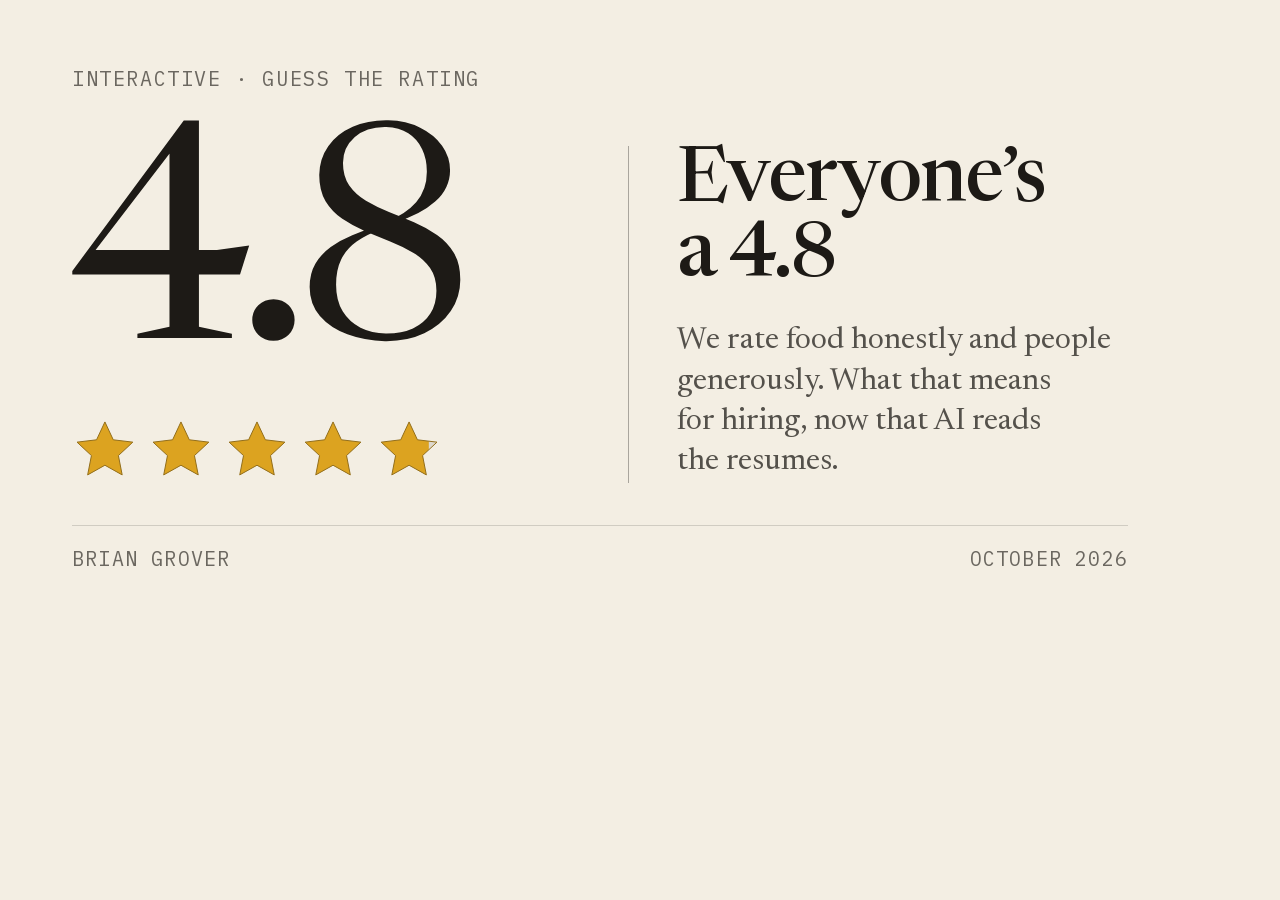
<file: tools/og.html>
<!doctype html>
<html lang="en"><head><meta charset="utf-8">
<title>Share card</title>
<link rel="stylesheet" href="../css/style.css">
<style>
  html, body { margin: 0; width: 1200px; height: 630px; overflow: hidden; background: var(--paper); }
  .card { box-sizing: border-box; width: 1200px; height: 630px; padding: 64px 72px 56px; display: grid; grid-template-columns: 500px 1fr; grid-template-rows: auto 1fr auto; column-gap: 56px; }
  .kicker { grid-column: 1 / -1; font-family: var(--mono); font-size: 20px; letter-spacing: 0.08em; text-transform: uppercase; color: var(--ink-label); margin: 0 0 10px; }
  .score { align-self: center; }
  .num { font-family: var(--serif); font-variation-settings: 'opsz' 72; font-size: 300px; line-height: 0.8; letter-spacing: -0.045em; margin: 0 0 30px; color: var(--ink); }
  .og-stars { width: 370px; height: auto; }
  .text { align-self: center; border-left: 1px solid var(--ink-rule-strong); padding-left: 48px; }
  h1 { font-family: var(--serif); font-variation-settings: 'opsz' 72; font-weight: 500; font-size: 76px; line-height: 0.98; letter-spacing: -0.025em; margin: 0 0 26px; color: var(--ink); }
  .sub { font-family: var(--serif); font-size: 31px; line-height: 1.3; color: var(--ink-body); margin: 0; }
  .foot { grid-column: 1 / -1; display: flex; justify-content: space-between; border-top: 1px solid var(--ink-rule); padding-top: 18px; font-family: var(--mono); font-size: 20px; letter-spacing: 0.06em; color: var(--ink-label); text-transform: uppercase; }
</style></head>
<body><div class="card">
  <p class="kicker">Interactive · Guess the rating</p>
  <div class="score"><p class="num">4.8</p><svg class="og-stars" viewBox="0 0 360 64" aria-hidden="true" focusable="false"><g transform="translate(0 0) scale(2.6666666666666665)"><path class="star-empty" d="M12 1.8l3.05 6.52 7.13.86-5.26 4.9 1.38 7.05L12 17.6l-6.3 3.53 1.38-7.05L1.82 9.18l7.13-.86z"/><clipPath id="scz28w6a-1"><rect data-star="0" width="24.00" height="24"/></clipPath><path class="star-fill" d="M12 1.8l3.05 6.52 7.13.86-5.26 4.9 1.38 7.05L12 17.6l-6.3 3.53 1.38-7.05L1.82 9.18l7.13-.86z" clip-path="url(#scz28w6a-1)"/><path class="star-edge" d="M12 1.8l3.05 6.52 7.13.86-5.26 4.9 1.38 7.05L12 17.6l-6.3 3.53 1.38-7.05L1.82 9.18l7.13-.86z" vector-effect="non-scaling-stroke"/></g><g transform="translate(74 0) scale(2.6666666666666665)"><path class="star-empty" d="M12 1.8l3.05 6.52 7.13.86-5.26 4.9 1.38 7.05L12 17.6l-6.3 3.53 1.38-7.05L1.82 9.18l7.13-.86z"/><clipPath id="scz28w6a-2"><rect data-star="1" width="24.00" height="24"/></clipPath><path class="star-fill" d="M12 1.8l3.05 6.52 7.13.86-5.26 4.9 1.38 7.05L12 17.6l-6.3 3.53 1.38-7.05L1.82 9.18l7.13-.86z" clip-path="url(#scz28w6a-2)"/><path class="star-edge" d="M12 1.8l3.05 6.52 7.13.86-5.26 4.9 1.38 7.05L12 17.6l-6.3 3.53 1.38-7.05L1.82 9.18l7.13-.86z" vector-effect="non-scaling-stroke"/></g><g transform="translate(148 0) scale(2.6666666666666665)"><path class="star-empty" d="M12 1.8l3.05 6.52 7.13.86-5.26 4.9 1.38 7.05L12 17.6l-6.3 3.53 1.38-7.05L1.82 9.18l7.13-.86z"/><clipPath id="scz28w6a-3"><rect data-star="2" width="24.00" height="24"/></clipPath><path class="star-fill" d="M12 1.8l3.05 6.52 7.13.86-5.26 4.9 1.38 7.05L12 17.6l-6.3 3.53 1.38-7.05L1.82 9.18l7.13-.86z" clip-path="url(#scz28w6a-3)"/><path class="star-edge" d="M12 1.8l3.05 6.52 7.13.86-5.26 4.9 1.38 7.05L12 17.6l-6.3 3.53 1.38-7.05L1.82 9.18l7.13-.86z" vector-effect="non-scaling-stroke"/></g><g transform="translate(222 0) scale(2.6666666666666665)"><path class="star-empty" d="M12 1.8l3.05 6.52 7.13.86-5.26 4.9 1.38 7.05L12 17.6l-6.3 3.53 1.38-7.05L1.82 9.18l7.13-.86z"/><clipPath id="scz28w6a-4"><rect data-star="3" width="24.00" height="24"/></clipPath><path class="star-fill" d="M12 1.8l3.05 6.52 7.13.86-5.26 4.9 1.38 7.05L12 17.6l-6.3 3.53 1.38-7.05L1.82 9.18l7.13-.86z" clip-path="url(#scz28w6a-4)"/><path class="star-edge" d="M12 1.8l3.05 6.52 7.13.86-5.26 4.9 1.38 7.05L12 17.6l-6.3 3.53 1.38-7.05L1.82 9.18l7.13-.86z" vector-effect="non-scaling-stroke"/></g><g transform="translate(296 0) scale(2.6666666666666665)"><path class="star-empty" d="M12 1.8l3.05 6.52 7.13.86-5.26 4.9 1.38 7.05L12 17.6l-6.3 3.53 1.38-7.05L1.82 9.18l7.13-.86z"/><clipPath id="scz28w6a-5"><rect data-star="4" width="19.20" height="24"/></clipPath><path class="star-fill" d="M12 1.8l3.05 6.52 7.13.86-5.26 4.9 1.38 7.05L12 17.6l-6.3 3.53 1.38-7.05L1.82 9.18l7.13-.86z" clip-path="url(#scz28w6a-5)"/><path class="star-edge" d="M12 1.8l3.05 6.52 7.13.86-5.26 4.9 1.38 7.05L12 17.6l-6.3 3.53 1.38-7.05L1.82 9.18l7.13-.86z" vector-effect="non-scaling-stroke"/></g></svg></div>
  <div class="text"><h1>Everyone’s a&nbsp;4.8</h1><p class="sub">We rate food honestly and people generously. What that means for hiring, now that AI reads the resumes.</p></div>
  <div class="foot"><span>Brian Grover</span><span>October 2026</span></div>
</div></body></html>
</file>
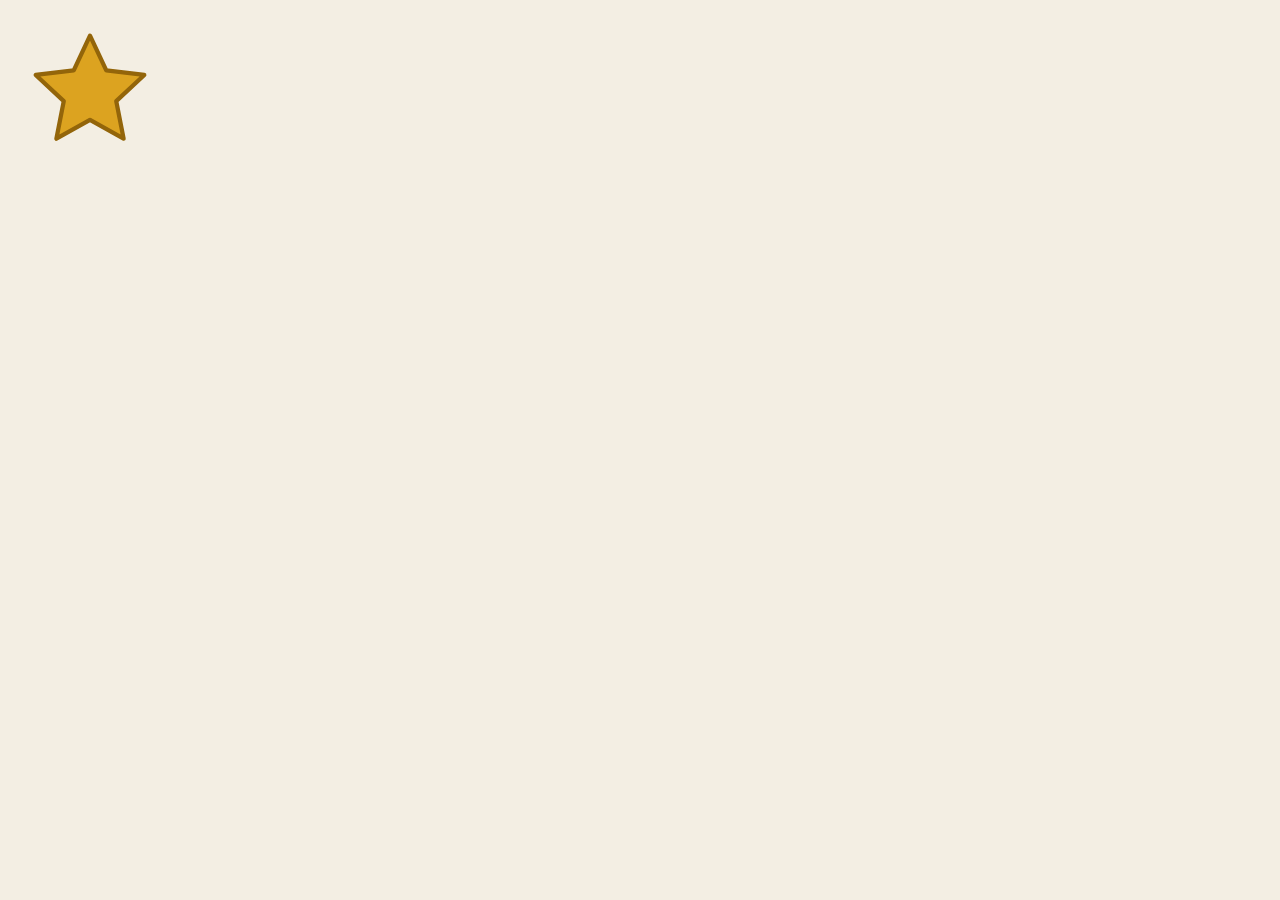
<file: tools/touch-icon.html>
<!doctype html><html><head><meta charset="utf-8"><style>html,body{margin:0;width:180px;height:180px;background:#f3eee3;display:grid;place-items:center}</style></head><body><svg width="128" height="128" viewBox="0 0 24 24"><path d="M12 1.8l3.05 6.52 7.13.86-5.26 4.9 1.38 7.05L12 17.6l-6.3 3.53 1.38-7.05L1.82 9.18l7.13-.86z" fill="#dca320" stroke="#93650a" stroke-width="0.8" stroke-linejoin="round"/></svg></body></html>
</file>
<file: css/style.css>
/* Everyone's a 4.8: the shared base for both pages.

   Color: paper, ink and gold, and nothing else. Ink shows hierarchy by its strength: full for
   headlines and big numbers, 74% for body text and 64% for labels. Labels would read lighter at
   45%, but that is 2.8:1 on the paper, under the 4.5:1 small text needs; 64% holds 4.7:1 even
   on the grain's darkest speck. Gold is only ever a star.
   Type: the serif, large, for headlines and big numbers only; the mono, small and uppercase,
   for labels and counters; body text in the serif at reading size, short.
   Motion: one easing for everything. Anything that moves takes 500ms, hover and press changes
   200ms, text fades 600ms. js/motion.js gives scripts the same curve. */

@font-face {
  font-family: "Newsreader";
  src: url("../fonts/Newsreader-normal-300-700.woff2") format("woff2");
  font-style: normal;
  font-weight: 300 700;
  font-display: swap;
}
@font-face {
  font-family: "Newsreader";
  src: url("../fonts/Newsreader-italic-300-700.woff2") format("woff2");
  font-style: italic;
  font-weight: 300 700;
  font-display: swap;
}
@font-face {
  font-family: "IBM Plex Mono";
  src: url("../fonts/IBMPlexMono-normal-400.woff2") format("woff2");
  font-weight: 400;
  font-display: swap;
}
@font-face {
  font-family: "IBM Plex Mono";
  src: url("../fonts/IBMPlexMono-normal-500.woff2") format("woff2");
  font-weight: 500;
  font-display: swap;
}
/* Until Newsreader loads, the page uses Georgia resized to Newsreader's widths and given
   Newsreader's ascent (0.735) and descent (0.265), so lines break in nearly the same
   places when the font swaps in. Newsreader is narrower than Georgia at text sizes and
   wider at display sizes, so each weight range gets its own size. */
@font-face {
  font-family: "Newsreader Fallback";
  src: local("Georgia");
  font-weight: 300 450;
  size-adjust: 91.8%;
  ascent-override: 80.1%;
  descent-override: 28.9%;
  line-gap-override: 0%;
}
@font-face {
  font-family: "Newsreader Fallback";
  src: local("Georgia");
  font-weight: 451 550;
  size-adjust: 101%;
  ascent-override: 72.8%;
  descent-override: 26.2%;
  line-gap-override: 0%;
}
@font-face {
  font-family: "Newsreader Fallback";
  src: local("Georgia Bold"), local("Georgia-Bold");
  font-weight: 551 700;
  size-adjust: 83%;
  ascent-override: 88.6%;
  descent-override: 31.9%;
  line-gap-override: 0%;
}

:root {
  --paper: #f3eee3;
  --ink-rgb: 29 26 22;
  --ink: rgb(var(--ink-rgb));
  --ink-body: rgb(var(--ink-rgb) / 0.74);
  --ink-label: rgb(var(--ink-rgb) / 0.64);
  /* Lines and fills, all ink: hairlines, stronger rules and a faint wash for bands. */
  --ink-rule: rgb(var(--ink-rgb) / 0.16);
  --ink-rule-strong: rgb(var(--ink-rgb) / 0.34);
  --ink-wash: rgb(var(--ink-rgb) / 0.06);
  --ink-star: rgb(var(--ink-rgb) / 0.1); /* an empty star */
  --gold: #dca320;
  --gold-edge: #936f1c; /* gold darkened with ink (62 to 38), the star's outline */
  --gold-light: rgb(220 163 32 / 0.42); /* gold at 42% on the paper */
  --serif: "Newsreader", "Newsreader Fallback", "Iowan Old Style", "Palatino Linotype", Georgia, serif;
  --mono: "IBM Plex Mono", ui-monospace, "SF Mono", Menlo, Consolas, monospace;
  --ease: cubic-bezier(0.16, 1, 0.3, 1);
  --move: 500ms;
  --press: 200ms;
  --fade: 600ms;
  --gutter: 20px;
  color-scheme: light;
}
@media (min-width: 720px) {
  :root {
    --gutter: 32px;
  }
}
@media (min-width: 1200px) {
  :root {
    --gutter: clamp(40px, 4vw, 64px);
  }
}

*,
*::before,
*::after {
  box-sizing: border-box;
}

html {
  -webkit-text-size-adjust: 100%;
  text-size-adjust: 100%;
}

body {
  margin: 0;
  background: var(--paper);
  color: var(--ink);
  font-family: var(--serif);
  font-size: 1.0625rem;
  line-height: 1.5;
  font-optical-sizing: auto;
  font-kerning: normal;
  text-rendering: optimizeLegibility;
}

img,
svg {
  display: block;
  max-width: 100%;
}

p {
  margin: 0;
}
p,
li,
figcaption {
  text-wrap: pretty;
}
strong {
  font-weight: 600;
}

a {
  color: inherit;
  text-decoration-line: underline;
  text-decoration-thickness: 1px;
  text-underline-offset: 0.18em;
  text-decoration-color: var(--ink-rule-strong);
  transition: text-decoration-color var(--press) var(--ease);
}
/* Hover only where a pointer can hover; on touch screens a tap would leave it stuck on. */
@media (hover: hover) and (pointer: fine) {
  a:hover {
    text-decoration-color: currentColor;
  }
}

:focus-visible {
  outline: 2px solid var(--ink);
  outline-offset: 3px;
}

.visually-hidden {
  position: absolute !important;
  width: 1px;
  height: 1px;
  margin: -1px;
  padding: 0;
  overflow: hidden;
  clip: rect(0 0 0 0);
  white-space: nowrap;
  border: 0;
}

/* The mono role: labels and counters, small and uppercase, at label strength. */
.label {
  font-family: var(--mono);
  font-size: 0.75rem;
  font-weight: 400;
  line-height: 1.5;
  letter-spacing: 0.06em;
  text-transform: uppercase;
  color: var(--ink-label);
}
.label a {
  color: inherit;
}

/* Stars, used everywhere. */
.star-fill {
  fill: var(--gold);
}
.star-empty {
  fill: var(--ink-star);
}
.star-edge {
  fill: none;
  stroke: var(--gold-edge);
  stroke-width: 1;
  stroke-linejoin: round;
}

/* Buttons: labels you can press, in the mono role. */
.btn {
  appearance: none;
  display: inline-flex;
  align-items: center;
  justify-content: center;
  gap: 8px;
  min-height: 44px;
  padding: 10px 18px;
  font-family: var(--mono);
  font-size: 0.75rem;
  font-weight: 500;
  line-height: 1.2;
  letter-spacing: 0.08em;
  text-transform: uppercase;
  color: var(--paper);
  background: var(--ink);
  border: 1px solid var(--ink);
  border-radius: 0;
  cursor: pointer;
  touch-action: manipulation;
  transition:
    transform var(--press) var(--ease),
    background-color var(--press) var(--ease),
    border-color var(--press) var(--ease);
}
.btn:not([disabled]):active {
  transform: scale(0.97);
}
@media (hover: hover) and (pointer: fine) {
  .btn:hover {
    background: rgb(var(--ink-rgb) / 0.84);
  }
}
.btn[disabled] {
  opacity: 0.45;
  cursor: default;
}
.btn-quiet {
  color: var(--ink);
  background: transparent;
  border-color: var(--ink-rule-strong);
}
@media (hover: hover) and (pointer: fine) {
  .btn-quiet:hover {
    background: var(--ink-wash);
    border-color: var(--ink);
  }
}
/* A button that reads like a link inside a label line. */
.text-button {
  appearance: none;
  margin: 0;
  padding: 0;
  border: 0;
  background: none;
  font: inherit;
  letter-spacing: inherit;
  text-transform: inherit;
  color: inherit;
  text-decoration-line: underline;
  text-decoration-thickness: 1px;
  text-underline-offset: 0.18em;
  text-decoration-color: var(--ink-rule-strong);
  cursor: pointer;
  touch-action: manipulation;
  transition: text-decoration-color var(--press) var(--ease);
}
@media (hover: hover) and (pointer: fine) {
  .text-button:hover {
    text-decoration-color: currentColor;
  }
}
/* A text button that is also a label keeps the label's mono voice. */
.text-button.label {
  font-family: var(--mono);
  font-size: 0.75rem;
  letter-spacing: 0.06em;
  text-transform: uppercase;
}

/* A line whose words change by crossfading in place (js/motion.js setLine). */
.line {
  display: grid;
}
.line > .line-copy {
  grid-area: 1 / 1;
  opacity: 0;
  transition: opacity var(--press) var(--ease);
}
/* The old words leave first, then the new ones fade in, so two lines never show at once. */
.line > .line-copy.is-shown {
  opacity: 1;
  transition: opacity var(--fade) var(--ease) 180ms;
}

/* The paper's grain: a speckle of ink over everything, its darkest specks at about 5%, that
   shifts a few times a second. It is one small tile, redrawn in place, so it costs no large
   layer. */
.grain {
  position: fixed;
  inset: 0;
  z-index: 100;
  pointer-events: none;
  background-image: url("data:image/svg+xml,%3Csvg xmlns='http://www.w3.org/2000/svg' width='220' height='220'%3E%3Cfilter id='g'%3E%3CfeTurbulence type='fractalNoise' baseFrequency='.9' numOctaves='2' seed='7' stitchTiles='stitch'/%3E%3CfeColorMatrix values='0 0 0 0 .114 0 0 0 0 .102 0 0 0 0 .086 1 0 0 0 0'/%3E%3CfeComponentTransfer%3E%3CfeFuncA type='table' tableValues='0 0 0 .02 .06 .1 .14'/%3E%3C/feComponentTransfer%3E%3C/filter%3E%3Crect width='220' height='220' filter='url(%23g)'/%3E%3C/svg%3E");
  background-size: 220px 220px;
  animation: grain 1.1s steps(1, end) infinite;
}
html.is-tuning .grain {
  animation-play-state: paused;
}
@keyframes grain {
  0%,
  100% {
    background-position: 0 0;
  }
  20% {
    background-position: -63px 41px;
  }
  40% {
    background-position: 37px -89px;
  }
  60% {
    background-position: -91px -23px;
  }
  80% {
    background-position: 71px 83px;
  }
}

/* Readers who ask for more contrast get firmer lines and labels. */
@media (prefers-contrast: more) {
  :root {
    --ink-rule: rgb(var(--ink-rgb) / 0.5);
    --ink-rule-strong: rgb(var(--ink-rgb) / 0.7);
    --ink-label: rgb(var(--ink-rgb) / 0.8);
    --ink-body: rgb(var(--ink-rgb) / 0.86);
  }
  .grain {
    display: none;
  }
}
@media (forced-colors: active) {
  .grain {
    display: none;
  }
}

/* Reduced motion: nothing moves. Fades stay, because they still show that something changed,
   and the grain holds still. */
@media (prefers-reduced-motion: reduce) {
  .grain {
    animation: none;
  }
  .btn,
  .btn:not([disabled]):active {
    transform: none;
  }
}
</file>
<file: css/stage.css>
/* The stage: four full-screen scenes that change under a fixed frame. js/stage.js moves one
   scene per scroll, swipe or arrow key. Phones stack each scene, text over the visual; from
   960px the text sits beside the visual. In every scene the visual gets the most room.

   Without scripting, or on screens under 500px tall, the scenes are plain sections one after
   another (html without .stage-on), and the page scrolls. */

:root {
  --frame-top: 48px;
  --frame-bottom: 48px;
  --scene-gap: clamp(12px, 2.4vh, 24px);
  --text-col: 100%;
  --col-gap: 0px;
}
@media (min-width: 960px) {
  :root {
    --frame-top: 68px;
    --frame-bottom: 64px;
    --text-col: clamp(348px, 34vw, 480px);
    --col-gap: clamp(40px, 5vw, 88px);
  }
}

html.stage-on,
html.stage-on body {
  height: 100%;
  overflow: hidden;
  overscroll-behavior: none;
}

/* ---------- The frame ---------- */

.frame-top {
  position: fixed;
  top: 0;
  left: 0;
  right: 0;
  z-index: 40;
  height: var(--frame-top);
  display: flex;
  align-items: center;
  justify-content: space-between;
  gap: 16px;
  padding-inline: var(--gutter);
  pointer-events: none;
}
.frame-top > * {
  pointer-events: auto;
}
.frame-title {
  margin: 0;
  min-width: 0;
  font-family: var(--mono);
  font-size: 0.75rem;
  font-weight: 500;
  line-height: 1.2;
  letter-spacing: 0.08em;
  text-transform: uppercase;
}
.frame-title a {
  display: grid;
  align-items: center;
  min-height: 44px;
  color: var(--ink);
  text-decoration: none;
}
.frame-title a {
  white-space: nowrap;
  transition:
    opacity var(--fade) var(--ease),
    visibility 0s linear 0s;
}
/* The opening scene carries the title itself, large, so the frame's copy waits for scene 2. */
html.stage-on[data-scene="0"] .frame-title a {
  opacity: 0;
  visibility: hidden;
  transition:
    opacity var(--fade) var(--ease),
    visibility 0s linear var(--fade);
}
.page-rating {
  display: flex;
  flex: none;
  align-items: center;
  gap: 10px;
  margin: 0;
}
.page-rating .stars {
  width: 76px;
  height: 14px;
}
.page-rating-num {
  min-width: 2.2em;
  font-family: var(--mono);
  font-size: 0.8125rem;
  font-weight: 500;
  font-variant-numeric: tabular-nums;
  color: var(--ink);
}
.page-rating-label {
  display: none;
}
@media (min-width: 600px) {
  .page-rating-label {
    display: inline;
  }
}

.frame-bottom {
  position: fixed;
  bottom: 0;
  left: 0;
  right: 0;
  z-index: 40;
  height: var(--frame-bottom);
  display: flex;
  align-items: center;
  gap: 10px;
  padding-inline: var(--gutter);
  pointer-events: none;
}
.frame-bottom > * {
  pointer-events: auto;
}
.frame-count {
  margin: 0;
  font-variant-numeric: tabular-nums;
  white-space: nowrap;
}
.frame-now {
  color: var(--ink);
}
.frame-dots {
  display: flex;
  margin: 0;
  padding: 0;
  list-style: none;
}
.frame-dots button {
  display: grid;
  place-items: center;
  width: 26px;
  height: 44px;
  padding: 0;
  border: 0;
  background: none;
  cursor: pointer;
  touch-action: manipulation;
}
.frame-dots button::before {
  content: "";
  width: 7px;
  height: 7px;
  border-radius: 50%;
  background: var(--ink-rule-strong);
  transition:
    background-color var(--press) var(--ease),
    transform var(--move) var(--ease);
}
.frame-dots button[aria-current="step"]::before {
  background: var(--ink);
  transform: scale(1.35);
}
@media (hover: hover) and (pointer: fine) {
  .frame-dots button:not([aria-current="step"]):hover::before {
    background: var(--ink-label);
  }
}
/* The cue: a small pulse on the first scene only. */
.frame-cue {
  display: inline-flex;
  align-items: center;
  gap: 8px;
  min-height: 44px;
  margin-left: auto;
  padding: 0;
  border: 0;
  background: none;
  cursor: pointer;
  touch-action: manipulation;
  transition:
    opacity var(--fade) var(--ease),
    visibility 0s linear 0s;
  animation: cue-pulse 1.8s var(--ease) infinite;
}
.frame-cue svg {
  width: 12px;
  height: 8px;
  fill: none;
  stroke: currentColor;
  stroke-width: 1.5;
  animation: cue-nudge 1.8s var(--ease) infinite;
}
@keyframes cue-pulse {
  0%,
  56%,
  100% {
    opacity: 0.55;
  }
  28% {
    opacity: 1;
  }
}
@keyframes cue-nudge {
  0%,
  56%,
  100% {
    transform: translateY(0);
  }
  28% {
    transform: translateY(4px);
  }
}
html:not([data-scene="0"]) .frame-cue,
html:not(.stage-on) .frame-cue {
  opacity: 0;
  visibility: hidden;
  animation: none;
  transition:
    opacity var(--fade) var(--ease),
    visibility 0s linear var(--fade);
}
@media (min-width: 960px) {
  .frame-cue {
    position: absolute;
    left: 50%;
    margin-left: 0;
    translate: -50% 0;
  }
}

/* ---------- The stage ---------- */

html.stage-on .stage {
  position: fixed;
  inset: 0;
  /* Clipped, not just hidden: a hidden box can still be scrolled by a link to a scene or by a
     control brought into view, which would shift the whole scene. */
  overflow: hidden;
  overflow: clip;
  /* Swipes belong to the stage; pinch zoom still works. */
  touch-action: pinch-zoom;
}
html.stage-on .scene {
  position: absolute;
  inset: 0;
  opacity: 0;
  visibility: hidden;
  transition:
    opacity var(--move) var(--ease),
    transform var(--move) var(--ease),
    visibility 0s linear var(--move);
}
html.stage-on .scene.is-current {
  opacity: 1;
  visibility: visible;
  transition-delay: 0s;
}
/* The scene on its way out drifts the way the reader is going: up when going forward. */
html.stage-on .scene.is-leaving {
  transform: translateY(calc(var(--dir, 1) * -28px));
}

/* One scene. Phones and narrow tablets: text over the visual, the visual taking what is left. */
.scene {
  display: flex;
  flex-direction: column;
  gap: var(--scene-gap);
  padding: calc(var(--frame-top) + 2px) var(--gutter) calc(var(--frame-bottom) + 12px);
}
.scene-text {
  flex: none;
  display: grid;
  align-content: start;
  gap: 10px;
  min-width: 0;
}
.scene-visual {
  position: relative;
  flex: 1 1 0;
  min-width: 0;
  min-height: 0;
  container-type: size;
}
@media (min-width: 960px) {
  .scene {
    display: grid;
    grid-template-columns: var(--text-col) minmax(0, 1fr);
    grid-template-rows: minmax(0, 1fr);
    column-gap: var(--col-gap);
    align-items: center;
    padding: var(--frame-top) max(var(--gutter), (100vw - 1640px) / 2) var(--frame-bottom);
  }
  .scene-text {
    gap: 18px;
  }
  .scene-visual {
    height: 100%;
  }
}

/* The serif role, large: headlines. */
.scene-title {
  margin: 0;
  font-family: var(--serif);
  font-size: clamp(1.75rem, 1.1rem + 2.6vw, 3.375rem);
  font-weight: 500;
  line-height: 1.04;
  letter-spacing: -0.022em;
  font-variation-settings: "opsz" 60;
  text-wrap: balance;
  color: var(--ink);
}
.scene-title:focus {
  outline: none;
}
/* The opening's title, the page's h1: larger than the other scenes' headlines. */
.scene-title-big {
  font-size: clamp(2.5rem, 1.3rem + 4.6vw, 5.25rem);
  line-height: 0.98;
  letter-spacing: -0.028em;
  font-variation-settings: "opsz" 72;
}
/* Body text at body strength: one line, or a short paragraph, per scene. */
.scene-body {
  max-width: 32rem;
  font-size: clamp(1.0625rem, 0.95rem + 0.4vw, 1.25rem);
  line-height: 1.42;
  color: var(--ink-body);
}
/* The close's last word is the author's own, in full ink. */
.scene-coda {
  color: var(--ink);
}
/* After the guess, Airbnb's own explanation of its ratings, quoted at a smaller size. */
.guess-quote {
  max-width: 30rem;
  font-size: clamp(0.9375rem, 0.88rem + 0.2vw, 1.0625rem);
  line-height: 1.42;
  color: var(--ink-body);
}
.guess-quote[hidden] {
  display: none;
}
/* After the reveal on the shortest phones, the small label over the big number gives way: the
   hint under the chart already names it the typical rating. */
@media (max-width: 959.98px) and (max-height: 599.98px) {
  html.stage-on .is-revealed .gs-number-label {
    visibility: hidden;
  }
}
/* The shortest phones keep the answer and the chart; the quote, also in the notes, gives way. */
@media (max-width: 959.98px) and (max-height: 599.98px) {
  html.stage-on .guess-quote {
    display: none;
  }
}
.guess-quote a {
  white-space: nowrap;
}
.byline {
  margin-top: 4px;
}
.scene-links {
  display: flex;
  flex-wrap: wrap;
  align-items: center;
  gap: 4px 12px;
}
.drift-key.scene-links {
  display: block;
}
/* Short phones: the close's three paragraphs step down a size, and on the shortest the line
   under the 5.0 gives way, since the header already shows the page's 5.0. */
@media (max-width: 959.98px) and (max-height: 700px) {
  html.stage-on .scene-close .scene-body {
    font-size: 1rem;
    line-height: 1.4;
  }
}
@media (max-width: 959.98px) and (max-height: 599.98px) {
  html.stage-on .scene-close .scene-visual {
    display: none;
  }
}
@media (max-width: 359.98px) {
  html.stage-on .scene-close .scene-title {
    font-size: 1.5rem;
  }
  html.stage-on .scene-close .scene-body {
    font-size: 0.9375rem;
  }
}
/* The shortest phones keep the grids' links and let the key give way; each grid names itself. */
@media (max-width: 719.98px) and (max-height: 599.98px) {
  html.stage-on .drift-key-text {
    display: none;
  }
}
.why-button {
  display: inline-block;
  padding-block: 12px;
  margin-block: -12px;
}

/* ---------- The opening and the close: the page's own rating, large ---------- */

/* The serif role, large: a big number, with its stars under it. The opening shows the 4.8 in
   the title; the close shows the 5.0 this page has drifted to. */
.big-rating {
  display: flex;
  flex-direction: column;
  justify-content: center;
  height: 100%;
  font-size: clamp(3rem, min(58cqw, 46cqh), 19rem);
}
.big-rating-num {
  margin: 0;
  font-family: var(--serif);
  font-size: 1em;
  font-weight: 400;
  line-height: 0.8;
  letter-spacing: -0.045em;
  font-variant-numeric: lining-nums;
  font-variation-settings: "opsz" 72;
  color: var(--ink);
}
.big-rating-stars {
  width: min(1.9em, 100%);
  height: auto;
  margin-top: 0.14em;
}
.big-rating-cap {
  max-width: 22rem;
  margin: 0.2rem 0 0;
  font-size: 0.75rem;
}
/* The opening's 4.8 takes most of its scene's height. */
.scene-open .big-rating {
  font-size: clamp(3rem, min(64cqw, 62cqh), 19rem);
}
/* The close's 5.0 leaves room for its caption, and on the shortest screens gives way to it,
   first the stars, then the number: the frame's rating already shows the 5.0. */
.scene-close .big-rating {
  font-size: clamp(2.5rem, min(58cqw, calc((100cqh - 60px) * 0.74)), 19rem);
}
@container (max-height: 150px) {
  .scene-close .big-rating-stars {
    display: none;
  }
}
@container (max-height: 104px) {
  .scene-close .big-rating-num {
    display: none;
  }
}
.big-rating-stars + .big-rating-cap {
  margin-top: max(14px, 0.07em);
}

/* ---------- "Why?" ---------- */

/* On the stage the card is frosted glass over the scene's text, which dims behind it; the
   visual beside or under it stays as it was. Without the stage it opens in the page. */
.why-card {
  margin: 16px 0 0;
  padding: 0 0 18px;
  border: 1px solid var(--ink-rule-strong);
}
.why-card[hidden] {
  display: none;
}
.why-card:focus {
  outline: none;
}
.why-card-head {
  display: flex;
  align-items: center;
  justify-content: space-between;
  gap: 16px;
  min-height: 48px;
  padding: 0 16px;
  border-bottom: 1px solid var(--ink-rule);
}
.why-card-title {
  margin: 0;
  color: var(--ink);
}
.why-card-head .text-button {
  padding-block: 12px;
}
.why-card > p:not(.why-card-src) {
  margin: 14px 16px 0;
  font-size: 1rem;
  line-height: 1.5;
  color: var(--ink-body);
}
.why-card-src {
  margin: 12px 16px 0;
}
.why-card-src a {
  display: inline-block;
  padding-block: 10px;
  margin-block: -10px;
}
html.stage-on .why-card {
  position: fixed;
  z-index: 34;
  top: var(--frame-top);
  left: 8px;
  right: 8px;
  max-height: calc(100% - var(--frame-top) - var(--frame-bottom));
  margin: 0;
  overflow-y: auto;
  overscroll-behavior: contain;
  background: rgb(243 238 227 / 0.74);
  -webkit-backdrop-filter: blur(10px) saturate(1.05);
  backdrop-filter: blur(10px) saturate(1.05);
  box-shadow: 0 18px 48px rgb(var(--ink-rgb) / 0.1);
  opacity: 0;
  transform: translateY(-12px);
  transition:
    opacity var(--move) var(--ease),
    transform var(--move) var(--ease);
}
html.stage-on .why-card.is-open {
  opacity: 1;
  transform: none;
}
@supports not ((backdrop-filter: blur(1px)) or (-webkit-backdrop-filter: blur(1px))) {
  html.stage-on .why-card {
    background: rgb(243 238 227 / 0.96);
  }
}
@media (min-width: 960px) {
  html.stage-on .why-card {
    top: 50%;
    left: calc(max(var(--gutter), (100vw - 1640px) / 2) - 24px);
    right: auto;
    width: calc(var(--text-col) + var(--col-gap) / 2 + 24px);
    max-height: calc(100% - var(--frame-top) - var(--frame-bottom) - 16px);
    translate: 0 -50%;
    transform: translateX(-14px);
  }
  html.stage-on .why-card.is-open {
    transform: none;
  }
}
.scene .scene-text {
  transition: opacity var(--fade) var(--ease);
}
.scene.is-why .scene-text {
  opacity: 0.28;
  pointer-events: none;
}
html:not(.js) .why-button,
html:not(.js) .why-button + span,
html:not(.js) [data-why-close] {
  display: none;
}
.byline a,
.beat-links a,
.beat-links .text-button,
.drift-key a {
  display: inline-block;
  padding-block: 12px;
  margin-block: -12px;
}

/* ---------- Arrivals ---------- */

/* Headlines arrive a word at a time; the rest of a scene rises in after them. stage.js splits
   each headline into words, gives each its place in --i, and gives every other piece its own
   delay. A unit (a scene, or one of the lab's two beats) is .is-staged while it waits and
   .is-in once it has arrived. */
.w {
  display: inline-block;
}
html.stage-on:not(.stage-ready) [data-words],
html.stage-on:not(.stage-ready) [data-rise] {
  opacity: 0;
  /* If the script never runs, show everything after a moment instead of hiding it. */
  animation: show-late 0s linear 2.5s forwards;
}
@keyframes show-late {
  to {
    opacity: 1;
  }
}
[data-rise],
.w {
  transition: none;
}
.is-staged [data-rise],
.is-staged .w {
  opacity: 0;
  transform: translateY(calc(var(--dir, 1) * 18px));
}
.is-staged .w {
  transform: translateY(calc(var(--dir, 1) * 0.32em));
}
.is-in [data-rise],
.is-in .w {
  opacity: 1;
  transform: none;
  transition:
    opacity var(--fade) var(--ease) var(--delay, 0ms),
    transform var(--move) var(--ease) var(--delay, 0ms);
}
.is-in .w {
  --delay: calc(40ms + var(--i, 0) * 36ms);
}
/* A scene reached while the tab was hidden is in place when the reader comes back. */
html.is-sudden .scene,
html.is-sudden .beat,
html.is-sudden [data-rise],
html.is-sudden .w {
  transition: none !important;
}
/* A beat's own state wins over its scene's, so the lab's text can change beat by beat while its
   chart stays put. */
.beat.is-staged [data-rise],
.beat.is-staged .w {
  opacity: 0;
  transition: none;
}
.beat.is-in [data-rise],
.beat.is-in .w {
  opacity: 1;
  transform: none;
  transition:
    opacity var(--fade) var(--ease) var(--delay, 0ms),
    transform var(--move) var(--ease) var(--delay, 0ms);
}

/* ---------- The lab's two beats ---------- */

.scene-lab .scene-text {
  display: grid;
}
/* Beside the chart, the lab's text starts at the top of its column, so scene 5's headline stays
   put when its rules chart changes height, and a column taller than the screen keeps its
   headline in view. */
@media (min-width: 960px) {
  html.stage-on .scene-lab .scene-text {
    align-self: start;
  }
}
.beat {
  grid-area: 1 / 1;
  display: grid;
  align-content: start;
  gap: 10px;
  min-width: 0;
}
@media (min-width: 960px) {
  .beat {
    gap: 18px;
  }
}
html.stage-on .beat {
  opacity: 0;
  visibility: hidden;
  transition:
    opacity var(--move) var(--ease),
    visibility 0s linear var(--move);
}
html.stage-on .beat.is-current {
  opacity: 1;
  visibility: visible;
  transition-delay: 0s;
}

/* The big switch, inside scene 5's headline: the track and a star that turns gold. */
.scene-switch {
  font-size: clamp(1.625rem, 1rem + 2.5vw, 3.125rem);
}
.big-switch {
  appearance: none;
  display: flex;
  align-items: flex-start;
  gap: 0.42em;
  margin: 0;
  padding: 0;
  border: 0;
  background: none;
  font: inherit;
  letter-spacing: inherit;
  line-height: inherit;
  color: inherit;
  text-align: left;
  cursor: pointer;
  touch-action: manipulation;
}
.big-switch-track {
  position: relative;
  flex: none;
  width: 1.84em;
  height: 1em;
  margin-top: 0.04em;
  border: 2px solid var(--ink);
  border-radius: 999px;
  transition:
    background-color var(--move) var(--ease),
    transform var(--press) var(--ease);
}
.big-switch-thumb {
  position: absolute;
  top: 50%;
  left: 0.08em;
  width: 0.76em;
  height: 0.76em;
  margin-top: -0.38em;
  transition: transform var(--move) var(--ease);
}
.big-switch-thumb svg {
  width: 100%;
  height: 100%;
  fill: var(--paper);
  stroke: var(--ink);
  stroke-width: 1.6;
  stroke-linejoin: round;
  transition:
    fill var(--move) var(--ease),
    stroke var(--move) var(--ease);
}
.big-switch[aria-checked="true"] .big-switch-track {
  background: var(--ink);
}
.big-switch[aria-checked="true"] .big-switch-thumb {
  transform: translateX(0.84em);
}
.big-switch[aria-checked="true"] .big-switch-thumb svg {
  fill: var(--gold);
  stroke: var(--gold);
}
.big-switch:active .big-switch-track {
  transform: scale(0.96);
}
@media (hover: hover) and (pointer: fine) {
  .big-switch[aria-checked="false"]:hover .big-switch-track {
    background: var(--ink-wash);
  }
}
.big-switch:focus-visible {
  outline-offset: 6px;
}
.beat-links {
  display: flex;
  flex-wrap: wrap;
  align-items: center;
  gap: 4px 12px;
}

/* ---------- Without the stage ---------- */

html:not(.stage-on) .frame-top {
  position: sticky;
  background: var(--paper);
  border-bottom: 1px solid var(--ink-rule);
}
html:not(.stage-on) .frame-bottom {
  display: none;
}
html:not(.stage-on) .scene {
  min-height: 100svh;
  padding: 40px var(--gutter) 56px;
  border-bottom: 1px solid var(--ink-rule);
}
html:not(.stage-on) .scene-visual {
  flex: none;
  min-height: 70svh;
  container-type: inline-size;
}
html:not(.stage-on) .scene-lab .scene-text {
  gap: 40px;
}
html:not(.stage-on) .beat {
  grid-area: auto;
}
@media (min-width: 960px) {
  html:not(.stage-on) .scene {
    grid-template-rows: auto;
  }
  html:not(.stage-on) .scene-visual {
    height: 70svh;
  }
}

/* ---------- Reduced motion ---------- */

/* Scenes swap with plain fades: nothing slides or rises, and headlines arrive whole. */
@media (prefers-reduced-motion: reduce) {
  html.stage-on .scene.is-leaving {
    transform: none;
  }
  .is-staged [data-rise],
  .is-staged .w,
  .beat.is-staged [data-rise],
  .beat.is-staged .w {
    transform: none;
  }
  .is-in .w,
  .beat.is-in .w {
    --delay: 0ms;
  }
  .frame-cue,
  .frame-cue svg {
    animation: none;
  }
  html.stage-on .why-card,
  html.stage-on .why-card.is-open {
    transform: none;
  }
  .big-switch-thumb,
  .big-switch:active .big-switch-track {
    transition: none;
    transform: none;
  }
  .big-switch[aria-checked="true"] .big-switch-thumb {
    transform: translateX(0.84em);
  }
}

@media (min-width: 960px) and (max-height: 900px) {
  .scene-text {
    gap: 12px;
  }
  .scene-title {
    font-size: clamp(1.6rem, 5.4vh, 3.375rem);
  }
  .scene-title-big {
    font-size: clamp(2.2rem, 8.4vh, 5.25rem);
  }
  .scene-body {
    font-size: clamp(0.95rem, 2.1vh, 1.25rem);
    line-height: 1.38;
  }
}
</file>
<file: css/charts.css>
/* Charts: the guess and the drift grids on the stage, the paired bars and the dot plot on the
   methods page. Class prefixes: ch (shared), gs (guess), dr (drift), wn (why now), va (validity).
   The stage's charts size themselves from their scene's visual area (.scene-visual, a size
   container), so each one fills the room its scene gives it. */

/* Shared */
.ch-svg {
  display: block;
  max-width: 100%;
  height: auto;
}
.ch-svg text {
  font-family: var(--mono);
  font-size: 12px;
  letter-spacing: 0.04em;
  fill: var(--ink);
}
.ch-axis,
.ch-tick {
  stroke: var(--ink-label);
  stroke-width: 1;
}
.ch-svg .ch-tick-label {
  fill: var(--ink-label);
}
.ch-legend {
  display: flex;
  flex-wrap: wrap;
  gap: 4px 22px;
  margin: 0 0 16px;
}
.ch-key {
  display: inline-flex;
  align-items: center;
  gap: 8px;
}
/* A chart that has gone out of view empties at once, without its transitions, so it can
   fill again when the reader comes back. */
.is-resetting,
.is-resetting * {
  transition: none !important;
}
.fallback {
  color: var(--ink-body);
}

/* ---------- 1. The guess ---------- */

.guess {
  display: flex;
  flex-direction: column;
  gap: 10px;
  height: 100%;
  max-height: 660px;
  margin: 0;
}
@media (min-width: 960px) {
  .guess {
    margin-block: auto;
    height: min(100%, 660px);
    position: relative;
    top: 50%;
    translate: 0 -50%;
  }
}
.guess-root {
  display: flex;
  flex: 1 1 auto;
  flex-direction: column;
  min-height: 0;
}
.guess-root [hidden] {
  display: none !important;
}
.gs {
  display: flex;
  flex: 1 1 auto;
  flex-direction: column;
  min-height: 0;
}
/* The plot: the big number up top, and after the reveal, the bars rising from the track. */
.gs-plot {
  position: relative;
  flex: 1 1 auto;
  min-height: 120px;
}
/* The big number sits just over the track, next to the star it follows. */
.gs-number {
  position: absolute;
  bottom: 36px;
  left: 0;
  z-index: 1;
  font-size: clamp(3.25rem, min(23cqw, 26cqh), 10.25rem);
}
.gs-number-label {
  margin: 0 0 0.5rem;
  font-size: 0.75rem;
}
/* The serif role, large: a big number. */
.gs-num {
  margin: 0;
  /* At this line height the digits rise above their box; the padding gives that back, so the
     label over the number keeps its gap. */
  padding-top: 0.1em;
  font-family: var(--serif);
  font-size: 1em;
  font-weight: 400;
  line-height: 0.84;
  letter-spacing: -0.035em;
  font-variant-numeric: lining-nums tabular-nums;
  font-variation-settings: "opsz" 72;
  color: var(--ink);
}
.gs-stars {
  width: 1.86em;
  height: auto;
  margin-top: 0.12em;
}
.gs-hist {
  position: absolute;
  inset: 0;
}
.gs-hist svg {
  position: absolute;
  inset: 0;
  width: 100%;
  height: 100%;
  overflow: visible;
}
.gs-band {
  fill: var(--ink-wash);
}
.gs-bars {
  fill: var(--ink);
  transform-box: view-box;
  transition: transform var(--move) var(--ease);
}
.gs-median {
  stroke: var(--ink);
  stroke-width: 1;
  stroke-dasharray: 2 3;
}
.ch-svg .gs-median-label {
  font-weight: 500;
}
.ch-svg .gs-band-label {
  fill: var(--ink-label);
}
.gs-anno {
  transition: opacity var(--fade) var(--ease) 200ms;
}
.is-pending .gs-bars {
  transform: scaleY(0);
}
.is-pending .gs-anno {
  opacity: 0;
}
/* Packaged food on the same scale: a pale gold area under the bars and a gold outline over
   them, drawn once the bars have risen. */
.gs-food-area {
  fill: var(--gold-light);
  transition: opacity var(--fade) var(--ease) 500ms;
}
.gs-food {
  fill: none;
  stroke: var(--gold-edge);
  stroke-width: 1.5;
  stroke-linejoin: round;
  stroke-dasharray: 1;
  stroke-dashoffset: 0;
  transition: stroke-dashoffset 1100ms var(--ease) 450ms;
}
.ch-svg .gs-food-label {
  fill: var(--gold-edge);
  font-weight: 500;
  transition: opacity var(--fade) var(--ease) 1200ms;
}
.is-pending .gs-food-area,
.is-pending .gs-food-label {
  opacity: 0;
}
.is-pending .gs-food {
  stroke-dashoffset: 1;
}

/* The slider: its track is the chart's axis, so it tucks up under the bars. */
.gs-slider {
  position: relative;
  z-index: 2;
  margin-top: -22px;
  -webkit-user-select: none;
  user-select: none;
}
.gs-range {
  -webkit-appearance: none;
  appearance: none;
  position: relative;
  z-index: 1;
  display: block;
  width: 100%;
  height: 44px;
  margin: 0;
  padding: 0;
  background: transparent;
  cursor: pointer;
  touch-action: none;
}
.gs-range:disabled {
  cursor: default;
}
.gs-range::-webkit-slider-runnable-track {
  height: 2px;
  background: var(--ink);
  border: 0;
}
.gs-range::-webkit-slider-thumb {
  -webkit-appearance: none;
  appearance: none;
  width: 36px;
  height: 36px;
  margin-top: -17px;
  border: 0;
  background: transparent center / 100% 100% no-repeat;
  transition: transform var(--press) var(--ease);
}
.gs-range:not(:disabled):active::-webkit-slider-thumb {
  transform: scale(1.12);
}
.gs-range::-moz-range-track {
  height: 2px;
  background: var(--ink);
  border: 0;
}
.gs-range::-moz-range-thumb {
  width: 36px;
  height: 36px;
  border: 0;
  border-radius: 0;
  background: transparent center / 100% 100% no-repeat;
  transition: transform var(--press) var(--ease);
}
.gs-range:not(:disabled):active::-moz-range-thumb {
  transform: scale(1.12);
}
.gs-range:focus {
  outline: none;
}
.gs-range:focus-visible {
  outline: 2px solid var(--ink);
  outline-offset: 2px;
}
@supports selector(:has(*)) {
  .gs-range:focus-visible {
    outline: none;
  }
  .gs-slider:has(.gs-range:focus-visible) {
    outline: 2px solid var(--ink);
    outline-offset: 4px;
  }
}
/* Touch screens: only the star takes a touch, so a swipe that starts on the track still moves
   between scenes, and the star gets a 44px square to grab while it is drawn at 36px. */
@media (pointer: coarse) {
  .gs-range {
    width: calc(100% + 8px);
    margin: 0 -4px;
    pointer-events: none;
  }
  .gs-range::-webkit-slider-runnable-track {
    background: linear-gradient(var(--ink), var(--ink)) center / calc(100% - 8px) 100% no-repeat;
  }
  .gs-range::-webkit-slider-thumb {
    box-sizing: border-box;
    width: 44px;
    height: 44px;
    margin-top: -21px;
    border: 4px solid transparent;
    background-origin: content-box;
    background-clip: content-box;
    pointer-events: auto;
  }
  .gs-range::-moz-range-track {
    background: linear-gradient(var(--ink), var(--ink)) center / calc(100% - 8px) 100% no-repeat;
  }
  .gs-range::-moz-range-thumb {
    box-sizing: border-box;
    width: 44px;
    height: 44px;
    border: 4px solid transparent;
    background-origin: content-box;
    background-clip: content-box;
    pointer-events: auto;
  }
}
/* Tick labels sit under the thumb's center at 1 to 5, inset by half a thumb. */
.gs-ticks {
  position: relative;
  height: 22px;
  margin: -12px 18px 0;
  font-family: var(--mono);
  font-size: 0.75rem;
  line-height: 1;
  color: var(--ink-label);
}
.gs-ticks span {
  position: absolute;
  top: 10px;
  transform: translateX(-50%);
}
.gs-foot {
  display: flex;
  flex-wrap: wrap;
  align-items: center;
  justify-content: space-between;
  gap: 8px 16px;
  margin-top: 8px;
}
.gs-hint {
  flex: 1 1 12rem;
  min-width: 0;
}
.guess-cap {
  flex: none;
  margin: 0;
  max-width: 44rem;
  font-size: 0.6875rem;
}
/* Each source link gets a 32px tall target without moving the line; it reaches up more than
   down, so it stays clear of the counter below. */
.guess-cap a {
  display: inline-block;
  padding-block: 12px 4px;
  margin-block: -12px -4px;
}

/* ---------- 2. The drift ---------- */

.dr-sprite {
  position: absolute;
  width: 0;
  height: 0;
  overflow: hidden;
}
.drift {
  display: grid;
  height: 100%;
  place-items: center;
}
/* Four grids, two by two. charts.js sets --dr-n to the biggest size that fits; this first
   guess holds until it does. */
.dr-list {
  --dr-gap: 12px;
  --dr-n: min(calc((100cqw - 2 * var(--dr-gap)) / 3), calc((100cqh - 250px) / 2.4), 300px);
  /* A column is never narrower than its labels need, even when the grid in it is small. */
  --dr-col: max(var(--dr-n), min(10.5rem, calc((100cqw - 2 * var(--dr-gap)) / 3)));
  display: grid;
  grid-template-columns: repeat(3, var(--dr-col));
  justify-content: center;
  align-content: center;
  gap: 14px var(--dr-gap);
  margin: 0;
  padding: 0;
  list-style: none;
}
/* Each row opens with its heading, rating people then rating things, under a hairline. */
.dr-group {
  grid-column: 1 / -1;
  padding-top: 6px;
  border-top: 1px solid var(--ink-rule);
}
.dr-group:first-child {
  padding-top: 0;
  border-top: 0;
}
.dr-group p {
  margin: 0;
  color: var(--ink);
}
.dr-item {
  display: grid;
  align-content: start;
  width: var(--dr-col);
  min-width: 0;
}
.dr-short {
  display: none;
}
@media (max-width: 719.98px) {
  .dr-list:has(.dr-short) .dr-long,
  .dr-list:has(.dr-short) .dr-note {
    display: none;
  }
  .dr-short {
    display: inline;
  }
}
/* The shortest screens keep each grid's number and name, and drop the note under them. */
@container (max-height: 330px) {
  .dr-note {
    display: none;
  }
}
.dr-stars {
  width: var(--dr-n);
  height: var(--dr-n);
}
.dr-num {
  margin: 8px 0 2px;
  font-family: var(--serif);
  font-size: max(1.375rem, calc(var(--dr-n) * 0.19));
  font-weight: 400;
  line-height: 1.02;
  letter-spacing: -0.02em;
  font-variant-numeric: lining-nums tabular-nums;
  font-variation-settings: "opsz" 60;
  color: var(--ink);
}
.dr-name {
  color: var(--ink);
}
.dr-name,
.dr-note {
  font-size: 0.6875rem;
  line-height: 1.45;
}
.dr-name a {
  display: inline-block;
  padding-block: 12px;
  margin-block: -12px;
  color: var(--ink);
}
/* Every star gets the gold edge; empty ones are hollow. */
.dr-stars use {
  stroke: var(--gold-edge);
  stroke-width: 1;
  stroke-linejoin: round;
  transition: fill var(--move) var(--ease) var(--d, 0ms);
}
.dr-s0 {
  fill: var(--paper);
}
.dr-s1 {
  fill: var(--gold);
}
.dr-s2 {
  fill: var(--gold-light);
}
.dr-stars.is-pending .dr-s1,
.dr-stars.is-pending .dr-s2 {
  fill: var(--paper);
}
.dr-stars.is-settled use {
  transition: none;
}
/* Small grids: a 1px gold edge is most of a tiny star, so an empty one would read as gold. Empty
   stars get a faint ink edge instead, and gold stays for the stars that count. */
@media (max-width: 719.98px) {
  .dr-stars use.dr-s0,
  .dr-stars.is-pending use.dr-s1,
  .dr-stars.is-pending use.dr-s2 {
    stroke: rgb(var(--ink-rgb) / 0.24);
  }
}
@media (min-width: 960px) {
  .dr-list {
    --dr-gap: 36px;
    gap: 28px var(--dr-gap);
  }
  .dr-name,
  .dr-note {
    font-size: 0.75rem;
  }
}

/* ---------- 3. Why now (methods page) ---------- */

.wn-swatch {
  display: inline-block;
  flex: none;
  width: 18px;
  height: 12px;
}
.wn-swatch-before {
  border: 1.5px solid var(--ink);
  background: var(--paper);
}
.wn-swatch-after {
  background: var(--ink);
}
.ch-svg .wn-label {
  font-family: var(--serif);
  font-weight: 500;
  letter-spacing: 0;
}
.ch-svg .wn-note {
  font-size: 13px;
  font-weight: 500;
}
.ch-svg .wn-value {
  font-size: 13px;
  transition: opacity var(--fade) var(--ease) 250ms;
}
.wn-before {
  fill: var(--paper);
  stroke: var(--ink);
  stroke-width: 1.5;
  vector-effect: non-scaling-stroke;
}
.wn-after {
  fill: var(--ink);
}
.wn-bar {
  transform-box: fill-box;
  transform-origin: 0 50%;
  transition: transform var(--move) var(--ease);
}
.is-pending .wn-bar {
  transform: scaleX(0);
}
.ch-svg.is-pending .wn-value {
  opacity: 0;
}

/* ---------- 4. What predicts the job (methods page) ---------- */

.ch-svg .va-label {
  font-family: var(--serif);
  font-size: 16px;
  letter-spacing: 0;
}
.ch-svg .va-label.is-strong {
  font-weight: 600;
}
.ch-svg .va-value {
  fill: var(--ink-body);
}
.ch-svg .va-sub {
  fill: var(--ink-label);
}
.va-grid {
  stroke: var(--ink-rule);
  stroke-width: 1;
}
.va-line {
  stroke: var(--ink-label);
  stroke-width: 1.5;
}
.va-1998 {
  fill: var(--paper);
  stroke: var(--ink);
  stroke-width: 1.5;
}
.va-2022 {
  fill: var(--ink);
}
.va-key {
  display: block;
  flex: none;
}

/* Forced colors repaint backgrounds, which would erase the slider's track; outlines survive. */
@media (forced-colors: active) {
  .gs-range::-webkit-slider-runnable-track {
    outline: 1px solid;
  }
  .gs-range::-moz-range-track {
    outline: 1px solid;
  }
}

/* Reduced motion: bars fade in instead of growing, the grids start full (charts.js skips the
   fill), and nothing scales under a press. */
@media (prefers-reduced-motion: reduce) {
  .wn-bar,
  .dr-stars use,
  .ch-svg .wn-value {
    transition: none;
  }
  .gs-bars,
  .gs-anno,
  .gs-food-area,
  .ch-svg .gs-food-label {
    transition: opacity var(--fade) var(--ease);
  }
  .gs-food {
    transition: opacity var(--fade) var(--ease);
  }
  .is-pending .gs-food {
    stroke-dashoffset: 0;
    opacity: 0;
  }
  .is-pending .gs-bars {
    transform: none;
    opacity: 0;
  }
  .gs-range:not(:disabled):active::-webkit-slider-thumb,
  .gs-range:not(:disabled):active::-moz-range-thumb {
    transform: none;
  }
}
</file>
<file: css/lab.css>
/* The trust lab, shared by scenes 4 and 5: two big numbers, a one-line key, the field with its
   round under it and, while "Try other rules" is open, a line on the last rule changed. The lab
   fills its scene's visual area; the field takes whatever height is left.

   "Try other rules" is a frosted panel over the scene's text: beside the chart from 960px, and
   across the top on phones, where the chart moves down under it. Either way the chart stays in
   full view while its switches change. */

.lab {
  display: flex;
  flex-direction: column;
  gap: 10px;
  height: 100%;
  min-height: 0;
}
@media (min-width: 960px) {
  /* Beside the text, the lab sits in the middle of its space, the field's spare room split
     above and below it. */
  .lab {
    position: absolute;
    inset: 0;
    justify-content: center;
    height: min(100%, 750px);
    margin: auto 0;
    gap: 14px;
  }
}

/* How this works: three plain steps above the lab, so the reader knows what the dots and stars
   are before reading any result. Beside the text they sit in a row and stay open. On a phone
   they stack, and fold to one line once the first run of scene 4 has played (js/lab.js); the
   title then opens them again. */
.lab-how {
  flex: none;
  container-type: inline-size;
  padding-bottom: 12px;
  border-bottom: 1px solid var(--ink-rule);
}
.lab-how-title {
  margin: 0 0 8px;
  color: var(--ink);
}
.lab-how-toggle {
  appearance: none;
  display: inline-flex;
  align-items: center;
  gap: 9px;
  min-height: 32px;
  margin: 0 0 -6px;
  padding: 0;
  border: 0;
  background: none;
  font: inherit;
  letter-spacing: inherit;
  text-transform: inherit;
  color: inherit;
  cursor: pointer;
  touch-action: manipulation;
}
.lab-how-toggle::after {
  content: "";
  width: 6px;
  height: 6px;
  border-right: 1.25px solid currentColor;
  border-bottom: 1.25px solid currentColor;
  transform: translateY(1px) rotate(-135deg);
  transition: transform var(--press) var(--ease);
}
.lab-how.is-closed .lab-how-toggle::after {
  transform: translateY(-2px) rotate(45deg);
}
.lab-how-body {
  display: grid;
  grid-template-rows: 1fr;
  transition:
    grid-template-rows var(--move) var(--ease),
    opacity var(--fade) var(--ease),
    visibility 0s linear 0s;
}
.lab-how.is-closed {
  padding-bottom: 6px;
}
.lab-how.is-closed .lab-how-title {
  margin-bottom: 0;
}
.lab-how.is-closed .lab-how-body {
  grid-template-rows: 0fr;
  opacity: 0;
  visibility: hidden;
  transition:
    grid-template-rows var(--move) var(--ease),
    opacity var(--press) var(--ease),
    visibility 0s linear var(--move);
}
.lab-how-steps {
  display: grid;
  gap: 6px;
  min-height: 0;
  margin: 0;
  padding: 0;
  overflow: hidden;
  list-style: none;
}
@container (min-width: 620px) {
  .lab-how-steps {
    grid-template-columns: repeat(3, minmax(0, 1fr));
    gap: 20px;
  }
}
.lab-how-steps li {
  display: grid;
  grid-template-columns: 32px minmax(0, 1fr);
  column-gap: 10px;
  align-items: start;
  font-size: 0.875rem;
  line-height: 1.38;
  color: var(--ink-body);
}
.lab-how-icon {
  width: 32px;
  height: 20px;
  overflow: visible;
}
.lab-how-icon .is-hollow {
  fill: var(--paper);
  stroke: var(--ink-label);
  stroke-width: 1;
}
.lab-how-icon .is-filled {
  fill: var(--ink);
}
.lab-how-icon .is-line {
  fill: none;
  stroke: var(--ink-label);
  stroke-width: 1;
  stroke-linecap: round;
}
.lab-how-icon .is-star {
  fill: var(--gold);
  stroke: var(--gold-edge);
  stroke-width: 1;
  stroke-linejoin: round;
  vector-effect: non-scaling-stroke;
}
/* Beside the charts the steps sit in the text column, where they read at body size, smaller on
   a short screen so the column still fits. */
@media (min-width: 960px) {
  .beat .lab-how-steps {
    gap: 14px;
  }
  .beat .lab-how-steps li {
    grid-template-columns: 44px minmax(0, 1fr);
    column-gap: 14px;
    font-size: clamp(0.9375rem, 2.1vh, 1.1875rem);
    line-height: 1.45;
  }
  .beat .lab-how-icon {
    width: 44px;
    height: 28px;
  }
}
/* Scene 4's verdict: once both charts have run, what they found, in the text column beside
   them. Its room is held from the start, so nothing moves when it arrives. */
.lab-verdict {
  display: none;
}
@media (min-width: 960px) {
  html.stage-on .lab-verdict {
    display: grid;
    min-height: calc(1.3em * 3);
    margin: 0;
    font-family: var(--serif);
    font-size: clamp(1.125rem, 2.6vh, 1.5rem);
    line-height: 1.3;
    letter-spacing: -0.01em;
    color: var(--ink);
  }
  html.stage-on .scene-lab[data-beat="lab"] .lab-result {
    display: none;
  }
  /* Replay is then the last thing beside the text; its tap area stays clear of the counter. */
  html.stage-on .scene-lab[data-beat="lab"] .lab-foot {
    margin-bottom: 12px;
  }
}
/* A gold star on one of the best, drawn as in the field. */
.lab-how-icon .is-hit {
  stroke: var(--ink);
  stroke-width: 1.5;
}

/* Two charts on one shared axis: one-click likes above, the rules being run below. Each row
   has its name and its two numbers over its field, so the contrast reads at a glance. */
.lab-row {
  display: flex;
  flex: 1 1 0;
  flex-direction: column;
  gap: 2px;
  min-height: 0;
}
.lab-row-head {
  display: flex;
  flex: none;
  flex-wrap: wrap;
  align-items: baseline;
  justify-content: space-between;
  gap: 2px 16px;
  margin: 0;
}
.lab-row-name {
  color: var(--ink);
}
.lab-row-stats {
  display: inline-flex;
  align-items: baseline;
  gap: 6px;
}
/* The serif role, large: the count of the best people found. */
.lab-row-num {
  min-width: 1ch;
  font-family: var(--serif);
  font-size: clamp(1.625rem, 1.2rem + 1.2vw, 2.375rem);
  font-weight: 400;
  line-height: 1;
  letter-spacing: -0.02em;
  font-variant-numeric: lining-nums tabular-nums;
  font-variation-settings: "opsz" 60;
  color: var(--ink);
}
.lab-row-second {
  margin-left: 8px;
}

/* The key: black dots and gold stars. */
.lab-legend {
  display: flex;
  flex: none;
  flex-wrap: wrap;
  gap: 2px 18px;
  margin: 0;
}
.lab-legend-item {
  display: inline-flex;
  align-items: center;
  white-space: nowrap;
}
.lab-key {
  display: inline-block;
  flex: none;
  width: 1.1em;
  height: 1.1em;
  margin-right: 0.45em;
  overflow: visible;
}
.lab-key circle {
  fill: var(--paper);
  stroke: var(--ink-label);
  stroke-width: 1;
}
.lab-key.is-filled circle {
  fill: var(--ink);
  stroke: var(--ink);
}
.lab-key path {
  fill: var(--gold);
  stroke: var(--gold-edge);
  stroke-width: 1;
  stroke-linejoin: round;
  vector-effect: non-scaling-stroke;
}

/* The field paints on its own layer, so a browser redrawing the frosted panel beside it never
   drops the dots. */
.lab-field-wrap {
  transform: translateZ(0);
}

/* The field takes what is left. */
/* A field much taller than its tallest stack would leave the dots at the bottom of an empty
   box, so it stops growing at 380px; a phone's lab then sits under its text with the spare
   room below. */
.lab-field-wrap {
  position: relative;
  flex: 1 1 auto;
  min-height: 72px;
  max-height: 300px;
}
.lab-field {
  position: absolute;
  inset: 0;
  width: 100%;
  height: 100%;
  overflow: visible;
  -webkit-user-select: none;
  user-select: none;
}
.lab-band {
  fill: var(--ink-wash);
}
.lab-axis,
.lab-tick {
  stroke: var(--ink);
  stroke-width: 1;
}
/* The rule separates people with no score from people scored 1, so it needs 3:1. */
.lab-lane-rule {
  stroke: var(--ink-label);
  stroke-width: 1;
}
.lab-label,
.lab-tick-label {
  font-family: var(--mono);
  font-size: 11px;
  letter-spacing: 0.06em;
  text-transform: uppercase;
  fill: var(--ink-label);
}

/* People: hollow dots, filled for the 10 most skilled, gold stars for the top 10 by score */
.lab-p circle {
  fill: var(--paper);
  stroke: var(--ink-label);
  stroke-width: 1;
}
.lab-p.is-skilled circle {
  fill: var(--ink);
  stroke: var(--ink);
}
.lab-star {
  display: none;
  fill: var(--gold);
  stroke: var(--gold-edge);
  stroke-width: 1;
  stroke-linejoin: round;
  vector-effect: non-scaling-stroke;
}
.lab-p.is-skilled .lab-star {
  stroke: var(--ink);
  stroke-width: 1.75;
}
.lab-p.is-top circle {
  display: none;
}
.lab-p.is-top .lab-star {
  display: inline;
}

.lab-foot {
  display: flex;
  flex: none;
  align-items: center;
  gap: 16px;
}
.lab-round {
  margin: 0;
  font-variant-numeric: tabular-nums;
}
.lab-replay {
  padding-block: 12px;
  margin-block: -12px;
}

/* Under the charts: in scene 4 what the two runs found, in scene 5 what the tapped rules find
   and what they cost. */
.lab-result {
  flex: none;
  min-height: calc(1.42em * 2);
  max-width: 36rem;
  margin: 0;
  font-size: 1rem;
  line-height: 1.42;
  color: var(--ink-body);
}
.is-tuning .lab-result {
  display: none;
}

/* The line on the last rule changed, under the field while "Try other rules" is open. */
.lab-explain {
  display: none;
  flex: none;
  min-height: calc(1.42em * 2);
  max-width: 36rem;
  font-size: 1rem;
  line-height: 1.42;
  color: var(--ink-body);
}
.is-tuning .lab-explain {
  display: grid;
}

/* ---------- Scene 5: which rules find the best people? ---------- */

/* One bar per set of rules: its name, its average against a 0 to 10 track with a dashed line
   where guessing lands, and the number. The pressed bar is the one the lab is running. */
.rules {
  --name-w: 11rem;
  --value-w: 2.25rem;
  --delta-w: 2.75rem;
  /* Name, bar, value, and the gain over one-click likes. */
  --rules-cols: var(--name-w) minmax(0, 1fr) var(--value-w) var(--delta-w);
  display: grid;
  gap: 10px;
  min-width: 0;
}
.rules-head {
  display: flex;
  flex-wrap: wrap;
  align-items: center;
  justify-content: space-between;
  gap: 8px 16px;
}
.rules-title {
  margin: 0;
  color: var(--ink);
}
.rules-pills {
  display: inline-flex;
  border: 1px solid var(--ink);
}
.rules-pill {
  appearance: none;
  min-height: 36px;
  margin: 0;
  padding: 0 12px;
  border: 0;
  background: none;
  font-family: var(--mono);
  font-size: 0.6875rem;
  font-weight: 500;
  letter-spacing: 0.05em;
  text-transform: uppercase;
  color: var(--ink);
  cursor: pointer;
  touch-action: manipulation;
  transition:
    background-color var(--press) var(--ease),
    color var(--press) var(--ease);
}
.rules-pill + .rules-pill {
  border-left: 1px solid var(--ink);
}
.rules-pill[aria-pressed="true"] {
  background: var(--ink);
  color: var(--paper);
}
@media (hover: hover) and (pointer: fine) {
  .rules-pill[aria-pressed="false"]:hover {
    background: var(--ink-wash);
  }
}
.rules-pill:focus-visible {
  position: relative;
  outline-offset: 2px;
}
.rules-chart {
  min-width: 0;
}
.rules-guess {
  display: grid;
  grid-template-columns: var(--rules-cols);
  column-gap: 10px;
  margin: 0 0 2px;
}
.rules-guess span {
  grid-column: 2;
  justify-self: start;
  margin-left: calc(var(--guess) * 100%);
  translate: -50% 0;
}
.rules-bars {
  display: grid;
  gap: 2px;
  margin: 0;
  padding: 0;
  list-style: none;
}
.rules-bar {
  appearance: none;
  display: grid;
  grid-template-columns: var(--rules-cols);
  column-gap: 10px;
  align-items: center;
  width: 100%;
  min-height: 34px;
  margin: 0;
  padding: 3px 0;
  border: 0;
  background: none;
  font: inherit;
  text-align: left;
  color: inherit;
  cursor: pointer;
  touch-action: manipulation;
  transition: transform var(--press) var(--ease);
}
.rules-bar:active {
  transform: scale(0.99);
}
.rules-name {
  font-family: var(--mono);
  font-size: 0.6875rem;
  line-height: 1.3;
  letter-spacing: 0.05em;
  text-transform: uppercase;
  color: var(--ink-label);
  transition: color var(--press) var(--ease);
}
.rules-track {
  position: relative;
  height: 12px;
  background: var(--ink-wash);
}
/* Where guessing lands: about 1 of the 10 best. */
.rules-track::after {
  content: "";
  position: absolute;
  top: -5px;
  bottom: -5px;
  left: calc(var(--guess) * 100%);
  border-left: 1px dashed var(--ink-label);
}
.rules-fill {
  position: absolute;
  inset: 0 auto 0 0;
  width: calc(var(--v) * 100%);
  background: rgb(var(--ink-rgb) / 0.34);
  transform-origin: left center;
  transition:
    transform var(--move) var(--ease),
    background-color var(--press) var(--ease);
}
.rules-bars.is-pending .rules-fill {
  transform: scaleX(0);
  transition: none;
}
.rules-value {
  font-family: var(--mono);
  font-size: 0.75rem;
  font-variant-numeric: tabular-nums;
  text-align: right;
  color: var(--ink);
}
.rules-bar[aria-pressed="true"] .rules-fill {
  background: var(--ink);
}
.rules-bar[aria-pressed="true"] .rules-name {
  color: var(--ink);
  font-weight: 500;
}
@media (hover: hover) and (pointer: fine) {
  .rules-bar[aria-pressed="false"]:hover .rules-fill {
    background: rgb(var(--ink-rgb) / 0.56);
  }
  .rules-bar:hover .rules-name {
    color: var(--ink);
  }
}
.rules-bar:focus-visible {
  outline-offset: 2px;
}
/* The gain over one-click likes, the rules most networks use. The best rule's bar is gold. */
.rules-vs,
.rules-delta {
  width: var(--delta-w);
  font-family: var(--mono);
  font-size: 0.6875rem;
  letter-spacing: 0.04em;
  font-variant-numeric: tabular-nums;
  text-align: right;
  color: var(--ink-label);
}
.rules-vs {
  width: auto;
  margin: 0 0 0 auto;
  white-space: nowrap;
}
.rules-delta.is-base {
  text-transform: uppercase;
}
.rules-bars .rules-bar.is-best .rules-fill {
  background: var(--gold);
  box-shadow: inset 0 0 0 1px var(--gold-edge);
}
.rules-bar.is-best .rules-name,
.rules-bar.is-best .rules-delta {
  color: var(--ink);
  font-weight: 500;
}
@media (max-width: 599.98px) {
  .rules-chart {
    --rules-cols: var(--name-w) minmax(0, 1fr) var(--value-w);
  }
  .rules-delta,
  .rules-vs {
    display: none;
  }
}
.rules-note {
  margin: 0;
}
/* The bars are the model's output: the line under them says so in plain words. */
.rules-caveat {
  margin: 0;
  font-size: 0.9375rem;
  line-height: 1.42;
  color: var(--ink-body);
}
/* Its "Try other rules" gets a taller touch area without moving the lines around it. */
.rules-caveat .text-button {
  display: inline-block;
  padding-block: 4px;
  margin-block: -4px;
}
.is-tuning .rules {
  display: none;
}

/* Phones and narrow tablets. Every screen fits without scrolling inside it. Scene 4 gives the
   room to the two charts: its headline says what they show, so its intro makes way, and the
   round and replay with it. Scene 5 puts the bars first, then both counts, the line on what the
   tapped rules find and cost, and the caveat; the dots were on screen in scene 4. */
@media (max-width: 959.98px) {
  .rules {
    --name-w: 9rem;
  }
  html.stage-on .scene-lab:not([data-beat="compare"]) .scene-visual > .rules {
    display: none;
  }
  html.stage-on .scene-lab[data-beat="compare"] .lab-how,
  .scene-lab.is-tuning .lab-how {
    display: none;
  }
  /* The lab's text column takes only the beat on screen. */
  html.stage-on .scene-lab .scene-text {
    position: relative;
  }
  html.stage-on .scene-lab .beat:not(.is-current) {
    position: absolute;
    inset: 0 0 auto;
  }
  html.stage-on .scene-lab[data-beat="lab"] #lab-body,
  html.stage-on .scene-lab[data-beat="lab"]:not(.is-tuning) .lab-foot {
    display: none;
  }
  .lab {
    gap: 8px;
  }
  /* One line per chart: its name, then its numbers. Tighter spacing keeps each label from
     wrapping a line early in Safari, whose type sets a little wider. */
  .lab-row-head {
    flex-wrap: nowrap;
    gap: 2px 10px;
  }
  .lab-row-head .label {
    letter-spacing: 0;
  }
  .lab-row-wide {
    display: none;
  }
  .lab-row-num {
    font-size: 1.5rem;
  }
  .lab-row-second {
    margin-left: 4px;
  }
  .lab-legend {
    gap: 2px 12px;
    letter-spacing: 0.02em;
  }
  .lab-how {
    padding-bottom: 8px;
  }
  .lab-how-steps {
    gap: 5px;
  }
  html.stage-on .scene-lab[data-beat="compare"]:not(.is-tuning) .scene-visual {
    display: flex;
    flex-direction: column;
    gap: 12px;
  }
  html.stage-on .scene-lab[data-beat="compare"] #compare-note,
  html.stage-on .scene-lab[data-beat="compare"] .beat-links {
    display: none;
  }
  /* The rules box and the lab open up so their parts share one column, in reading order. */
  html.stage-on .scene-lab[data-beat="compare"]:not(.is-tuning) .scene-visual > .rules,
  html.stage-on .scene-lab[data-beat="compare"]:not(.is-tuning) .lab {
    display: contents;
  }
  html.stage-on .scene-lab[data-beat="compare"]:not(.is-tuning) .rules-head {
    order: 1;
  }
  html.stage-on .scene-lab[data-beat="compare"]:not(.is-tuning) .rules-chart {
    order: 2;
  }
  html.stage-on .scene-lab[data-beat="compare"]:not(.is-tuning) .lab-row {
    order: 3;
    flex: none;
  }
  html.stage-on .scene-lab[data-beat="compare"]:not(.is-tuning) .lab-result {
    order: 4;
  }
  html.stage-on .scene-lab[data-beat="compare"]:not(.is-tuning) .rules-caveat {
    order: 5;
  }
  html.stage-on .scene-lab[data-beat="compare"]:not(.is-tuning) .rules-bar {
    min-height: 26px;
    padding-block: 2px;
  }
  html.stage-on .scene-lab[data-beat="compare"]:not(.is-tuning) .rules-chart .rules-bars {
    gap: 0;
  }
  html.stage-on .scene-lab[data-beat="compare"]:not(.is-tuning) .rules-note,
  html.stage-on .scene-lab[data-beat="compare"]:not(.is-tuning) .lab-row[data-row="base"],
  html.stage-on .scene-lab[data-beat="compare"]:not(.is-tuning) .lab-legend,
  html.stage-on .scene-lab[data-beat="compare"]:not(.is-tuning) .lab-field-wrap,
  html.stage-on .scene-lab[data-beat="compare"]:not(.is-tuning) .lab-foot {
    display: none;
  }
  /* Under the rules panel there is room for one chart: the one the switches change. */
  .scene-lab.is-tuning .lab-row[data-row="base"] {
    display: none;
  }
}
/* Short laptop windows: scene 5's bars sit a little closer so the column fits. */
@media (min-width: 960px) and (max-height: 800px) {
  .rules-bar {
    min-height: 28px;
    padding-block: 1px;
  }
  .rules {
    gap: 8px;
  }
}
/* Shorter phones: scene 5's answer line steps down a size so the caveat and its button fit. */
@media (max-width: 959.98px) and (max-height: 760px) {
  html.stage-on .scene-lab[data-beat="compare"]:not(.is-tuning) .lab-result {
    font-size: 0.9375rem;
    line-height: 1.35;
  }
}
/* A phone too short for the steps and a readable chart keeps scene 4's intro, which says the
   same in a sentence, and the steps give way. */
@media (max-width: 959.98px) and (max-height: 599.98px) {
  html.stage-on .lab-how {
    display: none;
  }
  /* The smallest phones: scene 5 tightens so the bars, the answer and the caveat still fit. */
  html.stage-on .scene-lab[data-beat="compare"] #h-compare {
    font-size: 1.75rem;
  }
  html.stage-on .scene-lab[data-beat="compare"]:not(.is-tuning) .rules-guess {
    display: none;
  }
  html.stage-on .scene-lab[data-beat="compare"]:not(.is-tuning) .rules-bar {
    min-height: 22px;
    padding-block: 1px;
  }
  html.stage-on .scene-lab[data-beat="compare"]:not(.is-tuning) .scene-visual {
    gap: 8px;
  }
  html.stage-on .scene-lab[data-beat="compare"]:not(.is-tuning) .lab-result,
  html.stage-on .scene-lab[data-beat="compare"]:not(.is-tuning) .rules-caveat {
    font-size: 0.875rem;
    line-height: 1.35;
  }
  /* The answer line already gives this run's own count. */
  html.stage-on .scene-lab[data-beat="compare"]:not(.is-tuning) .lab-row[data-row="main"] {
    display: none;
  }
}

/* ---------- "Try other rules" ---------- */

:root {
  --panel-h: min(44vh, 440px);
}
@supports (height: 1dvh) {
  :root {
    --panel-h: min(44dvh, 440px);
  }
}
@media (max-height: 620px) {
  :root {
    --panel-h: 38vh;
  }
  @supports (height: 1dvh) {
    :root {
      --panel-h: 38dvh;
    }
  }
  .lab-field-wrap {
    min-height: 96px;
  }
}
.lab-panel {
  position: fixed;
  z-index: 35;
  top: var(--frame-top);
  left: 8px;
  right: 8px;
  height: var(--panel-h);
  display: flex;
  flex-direction: column;
  /* Nearly opaque paper, so the scene's words under the panel never show through its controls.
     The frost is only a thin rim: the panel blurs what is behind it lightly, and paper covers
     all but its outer 6px (the ::before below). */
  background: rgb(243 238 227 / 0.8);
  -webkit-backdrop-filter: blur(6px);
  backdrop-filter: blur(6px);
  border: 1px solid var(--ink-rule-strong);
  box-shadow: 0 18px 48px rgb(var(--ink-rgb) / 0.1);
  opacity: 0;
  transform: translateY(-14px);
  transition:
    opacity var(--move) var(--ease),
    transform var(--move) var(--ease);
}
.lab-panel::before {
  content: "";
  position: absolute;
  z-index: -1;
  inset: 6px;
  background: rgb(243 238 227 / 0.97);
  pointer-events: none;
}
.lab-panel:focus {
  outline: none;
}
.lab-panel[hidden] {
  display: none;
}
.lab-panel.is-open {
  opacity: 1;
  transform: none;
}
@supports not ((backdrop-filter: blur(1px)) or (-webkit-backdrop-filter: blur(1px))) {
  .lab-panel {
    background: rgb(243 238 227 / 0.94);
  }
}
@media (min-width: 960px) {
  .lab-panel {
    top: calc(var(--frame-top) + 4px);
    bottom: calc(var(--frame-bottom) + 4px);
    left: calc(max(var(--gutter), (100vw - 1640px) / 2) - 24px);
    right: auto;
    width: calc(var(--text-col) + var(--col-gap) / 2 + 24px);
    height: auto;
    transform: translateX(-14px);
  }
}
.lab-panel-head {
  display: flex;
  flex: none;
  align-items: center;
  justify-content: space-between;
  gap: 16px;
  min-height: 48px;
  padding: 0 16px;
  border-bottom: 1px solid var(--ink-rule);
}
.lab-panel-title {
  margin: 0;
  color: var(--ink);
}
.lab-panel-close {
  padding-block: 12px;
}
.lab-panel-body {
  flex: 1 1 auto;
  display: grid;
  align-content: start;
  gap: 20px;
  min-height: 0;
  padding: 16px 16px 24px;
  overflow-y: auto;
  overscroll-behavior: contain;
  -webkit-overflow-scrolling: touch;
  touch-action: pan-y pinch-zoom;
}
.lab-panel-lede,
.lab-note,
.lab-anchor-note {
  margin: 0;
  font-size: 0.9375rem;
  line-height: 1.45;
  color: var(--ink-body);
}
.lab-anchor-note {
  font-size: 0.875rem;
}

/* The scene under the panel: its text dims behind the frost and takes no clicks. */
.scene-lab .scene-text {
  transition: opacity var(--fade) var(--ease);
}
.scene-lab.is-tuning .scene-text {
  opacity: 0.28;
  pointer-events: none;
}
/* Phones: the panel spans the top, so the chart moves down to start under it, without its key,
   and the counter makes way. */
@media (max-width: 959.98px) {
  html.stage-on .scene-lab.is-tuning .scene-text {
    flex: 0 0 calc(var(--panel-h) - 2px);
    overflow: hidden;
  }
  html.stage-on .scene-lab.is-tuning {
    padding-bottom: 12px;
  }
  .scene-lab.is-tuning .lab-legend {
    display: none;
  }
  html.is-tuning .frame-bottom {
    opacity: 0;
    visibility: hidden;
  }
}
.frame-bottom {
  transition:
    opacity var(--fade) var(--ease),
    visibility 0s linear 0s;
}

/* Presets: two quiet buttons, the one that matches the switches marked as pressed */
.lab-preset-row {
  clear: both;
  display: flex;
  flex-wrap: wrap;
  gap: 8px;
}
.lab-preset[aria-pressed="true"] {
  border-color: var(--ink);
  background: var(--ink-wash);
}

/* Switches: native radios drawn as segmented controls */
.lab-switches {
  display: grid;
  gap: 16px;
}
.lab-switch {
  min-width: 0;
  margin: 0;
  padding: 0;
  border: 0;
}
.lab-switch legend {
  float: left;
  width: 100%;
  margin: 0 0 6px;
  padding: 0;
}
/* "A vouch is" and the anchor slider under it move as one piece. */
.lab-switch-group {
  display: grid;
  grid-template-columns: minmax(0, 1fr);
  gap: 8px;
  min-width: 0;
}
.lab-slider[hidden] {
  display: none;
}
.lab-seg {
  clear: both;
  display: flex;
  border: 1px solid var(--ink);
}
.lab-seg label {
  position: relative;
  display: flex;
  flex: 1 1 0;
  min-width: 0;
}
.lab-seg label + label {
  border-left: 1px solid var(--ink);
}
.lab-seg input {
  position: absolute;
  inset: 0;
  width: 100%;
  height: 100%;
  margin: 0;
  opacity: 0;
  cursor: pointer;
}
.lab-seg span {
  display: flex;
  flex: 1;
  align-items: center;
  justify-content: center;
  min-height: 44px;
  padding: 6px;
  font-family: var(--mono);
  font-size: 0.6875rem;
  font-weight: 500;
  line-height: 1.25;
  letter-spacing: 0.05em;
  text-transform: uppercase;
  text-align: center;
  color: var(--ink);
  pointer-events: none;
  transition:
    background-color var(--press) var(--ease),
    color var(--press) var(--ease),
    transform var(--press) var(--ease);
}
/* Press feedback for a pointer press on an option that will change something. */
.lab-seg input:not(:checked):active:not(:focus-visible) + span {
  transform: scale(0.97);
}
@media (hover: hover) and (pointer: fine) {
  .lab-seg input:not(:checked):hover + span {
    background: var(--ink-wash);
  }
}
.lab-seg input:checked + span {
  background: var(--ink);
  color: var(--paper);
}
.lab-seg input:focus-visible + span {
  position: relative;
  z-index: 1;
  outline: 2px solid var(--ink);
  outline-offset: 2px;
}

/* Our assumptions */
.lab-drawer-body {
  display: grid;
  gap: 18px;
  padding-top: 18px;
  border-top: 1px solid var(--ink-rule);
}
.lab-drawer-title {
  margin: 0;
}
.lab-slider label {
  display: block;
  font-size: 0.9375rem;
  line-height: 1.4;
  color: var(--ink);
}
.lab-slider-row {
  display: flex;
  flex-wrap: wrap;
  align-items: center;
  column-gap: 14px;
  -webkit-user-select: none;
  user-select: none;
}
/* The value sits above its track, where a finger on the thumb cannot cover it. */
.lab-slider-value {
  order: -1;
  width: 100%;
  font-variant-numeric: tabular-nums;
}
.lab-slider input[type="range"] {
  flex: 1 1 100%;
  min-width: 0;
  height: 44px;
  margin: 0;
  background: transparent;
  cursor: pointer;
  -webkit-appearance: none;
  appearance: none;
}
.lab-slider input[type="range"]::-webkit-slider-runnable-track {
  height: 2px;
  background: var(--ink-label);
}
.lab-slider input[type="range"]::-webkit-slider-thumb {
  width: 14px;
  height: 26px;
  margin-top: -12px;
  border: 0;
  border-radius: 0;
  background: var(--ink);
  -webkit-appearance: none;
  appearance: none;
}
.lab-slider input[type="range"]::-moz-range-track {
  height: 2px;
  background: var(--ink-label);
}
.lab-slider input[type="range"]::-moz-range-thumb {
  width: 14px;
  height: 26px;
  border: 0;
  border-radius: 0;
  background: var(--ink);
}
.lab-drawer-body .btn {
  justify-self: start;
}

/* Touch: only the thumb takes a touch, so a scroll that starts on a track cannot change an
   assumption, and the thumb gets a 44px square to grab while the bar is still drawn 14 by 26. */
.lab-seg label,
.lab-panel .btn {
  touch-action: manipulation;
}
@media (pointer: coarse) {
  .lab-slider input[type="range"] {
    margin: 0 -15px;
    pointer-events: none;
  }
  .lab-slider input[type="range"]::-webkit-slider-runnable-track {
    background: linear-gradient(var(--ink-label), var(--ink-label)) center / calc(100% - 30px) 100% no-repeat;
  }
  .lab-slider input[type="range"]::-webkit-slider-thumb {
    box-sizing: border-box;
    width: 44px;
    height: 44px;
    margin-top: -21px;
    border: solid transparent;
    border-width: 9px 15px;
    background-clip: content-box;
    pointer-events: auto;
  }
  .lab-slider input[type="range"]::-moz-range-track {
    background: linear-gradient(var(--ink-label), var(--ink-label)) center / calc(100% - 30px) 100% no-repeat;
  }
  .lab-slider input[type="range"]::-moz-range-thumb {
    box-sizing: border-box;
    width: 44px;
    height: 44px;
    border: solid transparent;
    border-width: 9px 15px;
    background-clip: content-box;
    pointer-events: auto;
  }
}

/* Forced colors paint every background alike, which hides the chosen option and the sliders,
   so mark the choice with system colors and draw the sliders with outlines. */
@media (forced-colors: active) {
  .lab-preset[aria-pressed="true"] {
    forced-color-adjust: none;
    border-color: Highlight;
    background: Highlight;
    color: HighlightText;
  }
  .lab-seg input:checked + span {
    forced-color-adjust: none;
    background: Highlight;
    color: HighlightText;
    outline-color: CanvasText;
  }
  .lab-slider input[type="range"]::-webkit-slider-runnable-track,
  .lab-slider input[type="range"]::-webkit-slider-thumb {
    outline: 1px solid;
  }
  .lab-slider input[type="range"]::-moz-range-track,
  .lab-slider input[type="range"]::-moz-range-thumb {
    outline: 1px solid;
  }
}

/* Reduced motion: the panel fades in without sliding, and a press dims a segment instead of
   shrinking it. The dots jump and fade (lab.js). */
@media (prefers-reduced-motion: reduce) {
  .lab-how-body,
  .lab-how.is-closed .lab-how-body {
    transition:
      opacity var(--fade) var(--ease),
      visibility 0s linear var(--fade);
  }
  .rules-bars.is-pending .rules-fill,
  .rules-fill {
    transform: none;
  }
  .rules-bar:active {
    transform: none;
  }
  .lab-panel,
  .lab-panel.is-open {
    transform: none;
    transition: opacity var(--move) var(--ease);
  }
  .lab-seg input:not(:checked):active:not(:focus-visible) + span {
    transform: none;
    opacity: 0.8;
  }
}

.lab-panel-body {
  scrollbar-width: thin;
  scrollbar-color: var(--ink-rule) transparent;
  mask-image: linear-gradient(to bottom, #000 calc(100% - 28px), rgba(0, 0, 0, 0.15));
}
</file>
<file: css/methods.css>
/* The notes page: what the drop means for hiring, why ratings drift, the research and the
   methods, as one plain page to read down. The same paper, ink and gold as the drop, the same
   two type roles and the same motion. */

:root {
  --measure: 40rem;
  --header-h: 3rem;
}

html {
  scroll-padding-top: calc(var(--header-h) + 16px);
}
.page-notes {
  font-size: 1.0625rem;
  line-height: 1.6;
}
@media (min-width: 720px) {
  .page-notes {
    font-size: 1.1875rem;
  }
}
.page-notes main p,
.page-notes main li {
  color: var(--ink-body);
}

.wrap {
  max-width: var(--measure);
  margin-inline: auto;
  padding-inline: var(--gutter);
}

/* The header: back to the drop, and where you are. */
.site-header {
  position: sticky;
  top: 0;
  z-index: 10;
  height: var(--header-h);
  background: var(--paper);
  border-bottom: 1px solid transparent;
  transition: border-color var(--press) var(--ease);
}
.site-header.is-scrolled {
  border-bottom-color: var(--ink-rule);
}
.site-header .bar {
  display: flex;
  align-items: center;
  justify-content: space-between;
  gap: 16px;
  height: 100%;
  max-width: 66rem;
  margin-inline: auto;
  padding-inline: var(--gutter);
}
.site-back {
  display: inline-flex;
  align-items: center;
  min-height: 44px;
  color: var(--ink);
  font-weight: 500;
  letter-spacing: 0.08em;
  text-decoration: none;
}
.site-back::before {
  content: "";
  width: 7px;
  height: 7px;
  margin-right: 10px;
  border-left: 1.5px solid currentColor;
  border-bottom: 1.5px solid currentColor;
  transform: rotate(45deg);
}
.site-where {
  margin: 0;
}

/* The serif role, large: headlines. */
.notes-hero {
  padding-block: 48px 24px;
}
.notes-hero h1 {
  margin: 0 0 18px;
  font-size: clamp(2.25rem, 1.4rem + 3.4vw, 3.75rem);
  font-weight: 500;
  line-height: 1.02;
  letter-spacing: -0.025em;
  font-variation-settings: "opsz" 72;
  text-wrap: balance;
  color: var(--ink);
}
.notes-lede {
  margin: 0 0 24px;
  font-size: 1.15em;
  line-height: 1.45;
}
/* Four parts, closed until a reader opens one. Each header says in one line what is inside. */
.folds {
  padding-bottom: 24px;
}
.fold {
  border-top: 1px solid var(--ink-rule-strong);
}
.fold:last-child {
  border-bottom: 1px solid var(--ink-rule-strong);
}
.fold > summary {
  display: grid;
  grid-template-columns: minmax(0, 1fr) auto;
  align-items: center;
  column-gap: 16px;
  row-gap: 4px;
  min-height: 72px;
  padding: 16px 0;
  cursor: pointer;
  list-style: none;
}
.fold > summary::-webkit-details-marker {
  display: none;
}
.fold > summary::after {
  content: "";
  grid-column: 2;
  grid-row: 1 / span 2;
  width: 10px;
  height: 10px;
  margin-right: 4px;
  border-right: 1.5px solid var(--ink);
  border-bottom: 1.5px solid var(--ink);
  transform: translateY(-3px) rotate(45deg);
  transition: transform var(--press) var(--ease);
}
.fold[open] > summary::after {
  transform: translateY(2px) rotate(-135deg);
}
.fold-title {
  font-size: clamp(1.5rem, 1.1rem + 1.6vw, 2.125rem);
  font-weight: 500;
  line-height: 1.08;
  letter-spacing: -0.02em;
  font-variation-settings: "opsz" 60;
  color: var(--ink);
}
.fold-sum {
  grid-column: 1;
}
@media (hover: hover) and (pointer: fine) {
  .fold > summary:hover .fold-title {
    text-decoration: underline;
    text-decoration-thickness: 1px;
    text-underline-offset: 0.14em;
    text-decoration-color: var(--ink-rule-strong);
  }
}
.fold-body {
  padding: 4px 0 36px;
}
.fold-body > h3:first-child {
  margin-top: 0.5em;
}
.fold-body h3 {
  margin: 2em 0 0.5em;
  font-size: 1.3rem;
  font-weight: 600;
  line-height: 1.2;
  letter-spacing: -0.01em;
  color: var(--ink);
}
.fold-body h4 {
  margin: 0 0 0.5em;
  font-size: 1.15rem;
  font-weight: 600;
  line-height: 1.25;
  letter-spacing: -0.01em;
  color: var(--ink);
}
.fold-body p {
  margin: 0 0 1em;
}
/* The lab's rules and the sources read denser, like methods. */
#lab .fold-body,
#sources .fold-body,
#data .fold-body {
  font-size: 0.9375em;
  line-height: 1.55;
}

.notes-section {
  padding-block: 40px 16px;
}
.notes-section > .wrap > h2,
.notes-section h2 {
  margin: 0 0 22px;
  padding-top: 16px;
  border-top: 1px solid var(--ink-rule-strong);
  font-size: clamp(1.75rem, 1.2rem + 2vw, 2.5rem);
  font-weight: 500;
  line-height: 1.08;
  letter-spacing: -0.02em;
  font-variation-settings: "opsz" 60;
  text-wrap: balance;
  color: var(--ink);
}
.notes-section h3 {
  margin: 2em 0 0.5em;
  font-size: 1.3rem;
  font-weight: 600;
  line-height: 1.2;
  letter-spacing: -0.01em;
  color: var(--ink);
}
.notes-section h4 {
  margin: 0 0 0.5em;
  font-size: 1.15rem;
  font-weight: 600;
  line-height: 1.25;
  letter-spacing: -0.01em;
  color: var(--ink);
}
.notes-section p {
  margin: 0 0 1em;
}

/* The four forces */
.forces,
.rules {
  list-style: none;
  margin: 0;
  padding: 0;
}
.forces > li,
.rules > li {
  padding: 18px 0 6px;
  border-top: 1px solid var(--ink-rule);
}
.forces > li > h3 {
  margin-top: 0;
}
.forces .force-n {
  font-family: var(--mono);
  font-size: 0.8em;
  font-weight: 500;
  color: var(--ink-label);
}

/* Figures */
.figure {
  margin: 32px 0 40px;
}
.fig-title {
  margin: 0 0 12px;
  font-weight: 600;
  line-height: 1.3;
  text-wrap: balance;
  color: var(--ink) !important;
}
.figure figcaption {
  margin-top: 12px;
  font-size: 0.9375rem;
  line-height: 1.45;
  color: var(--ink-body);
}
.src,
.meta {
  font-family: var(--mono);
  font-size: 0.75rem;
  line-height: 1.5;
  letter-spacing: 0.04em;
  color: var(--ink-label);
}
.figure .src {
  display: block;
  margin-top: 6px;
}
.fallback {
  font-size: 0.9375rem;
}
/* Before its script draws a chart, hold the room the chart will take, so the text below does
   not jump when it appears. Each value is the drawn chart's measured height. */
@media (scripting: enabled) {
  #fig-why-now {
    container-type: inline-size;
  }
  #why-now-root {
    min-height: 227px;
  }
  @container (min-width: 480px) {
    #why-now-root {
      min-height: 235px;
    }
  }
  #validity-root {
    min-height: 698px;
  }
  @media (min-width: 720px) {
    #validity-root {
      min-height: 504px;
    }
  }
}

/* Two hidden vouch cards that flip together */
.reveal {
  margin: 20px 0 28px;
}
.cards {
  display: grid;
  grid-template-columns: 1fr;
  gap: 12px;
}
@media (min-width: 560px) {
  .cards {
    grid-template-columns: 1fr 1fr;
  }
}
.card {
  perspective: 900px;
  min-height: 11.75rem;
}
.card-inner {
  position: relative;
  display: grid;
  width: 100%;
  height: 100%;
  min-height: 11.75rem;
  transform-style: preserve-3d;
  transition: transform var(--move) var(--ease);
}
.reveal.is-open .card-inner {
  transform: rotateY(180deg);
}
.card-face {
  grid-area: 1 / 1;
  display: flex;
  flex-direction: column;
  gap: 10px;
  padding: 16px;
  border: 1px solid var(--ink-rule-strong);
  background: var(--paper);
  backface-visibility: hidden;
  -webkit-backface-visibility: hidden;
}
.card-front {
  justify-content: space-between;
  background: repeating-linear-gradient(-45deg, var(--paper) 0 10px, rgb(var(--ink-rgb) / 0.07) 10px 11px);
}
.card-back {
  transform: rotateY(180deg);
}
.card-face .who {
  font-family: var(--mono);
  font-size: 0.75rem;
  letter-spacing: 0.04em;
  text-transform: uppercase;
  color: var(--ink-label);
}
.card-face .sealed {
  font-size: 1.05rem;
  color: var(--ink-body);
}
.card-face blockquote {
  margin: 0;
  font-size: 1.02rem;
  line-height: 1.45;
  color: var(--ink);
}
.reveal-controls {
  display: flex;
  flex-wrap: wrap;
  align-items: center;
  gap: 10px 16px;
  margin-top: 14px;
}

/* Methods: smaller, denser type */
.fold-body table {
  width: 100%;
  border-collapse: collapse;
  font-size: 0.875rem;
  margin: 12px 0 20px;
}
.fold-body th,
.fold-body td {
  text-align: left;
  vertical-align: top;
  padding: 7px 8px 7px 0;
  border-bottom: 1px solid var(--ink-rule);
  color: var(--ink-body);
}
.fold-body th {
  font-family: var(--mono);
  font-size: 0.6875rem;
  font-weight: 500;
  letter-spacing: 0.05em;
  text-transform: uppercase;
  color: var(--ink-label);
}
/* The lab's results table names each setting in its first column, in the body face. */
.fold-body tbody th {
  font-family: var(--serif);
  font-size: 0.875rem;
  font-weight: 400;
  letter-spacing: 0;
  text-transform: none;
  color: var(--ink);
}
.fold-body caption {
  padding-bottom: 6px;
  text-align: left;
  font-family: var(--mono);
  font-size: 0.6875rem;
  letter-spacing: 0.05em;
  text-transform: uppercase;
  color: var(--ink-label);
}
.table-scroll {
  overflow-x: auto;
  overscroll-behavior-x: contain;
  -webkit-overflow-scrolling: touch;
}
@media (max-width: 479.98px) {
  .fold-body td {
    -webkit-hyphens: auto;
    hyphens: auto;
  }
  .table-scroll {
    margin-inline: calc(-1 * var(--gutter));
    padding-inline: var(--gutter);
  }
}
/* Touch: a table cell holds at most one link, so the whole cell is that link's hit area. */
.table-scroll td {
  position: relative;
}
.table-scroll td a::after {
  content: "";
  position: absolute;
  inset: 0;
}
.fold-body ul {
  padding-left: 1.2em;
}
.fold-body li {
  margin-bottom: 0.5em;
}
.fold-body li strong {
  color: var(--ink);
}

.site-footer {
  margin-top: 56px;
  padding-block: 24px 48px;
  border-top: 1px solid var(--ink-rule-strong);
}
.site-footer p {
  margin: 0 0 0.4em;
}
.site-footer a {
  display: inline-block;
  padding-block: 12px;
  margin-block: -12px;
}

@media (min-width: 720px) {
  :root {
    --header-h: 3.25rem;
  }
  .notes-hero {
    padding-block: 72px 32px;
  }
  .notes-section {
    padding-block: 56px 24px;
  }
}

/* Reduced motion: the cards' answers fade in over the sealed faces instead of turning. */
@media (prefers-reduced-motion: reduce) {
  html {
    scroll-behavior: auto;
  }
  .card-inner,
  .reveal.is-open .card-inner {
    transform: none;
    transform-style: flat;
    transition: none;
  }
  .card-back {
    transform: none;
    opacity: 0;
    visibility: hidden;
    transition:
      opacity var(--fade) var(--ease),
      visibility 0s linear var(--fade);
  }
  .reveal.is-open .card-back {
    opacity: 1;
    visibility: visible;
    transition-delay: 0s;
  }
}
</file>
